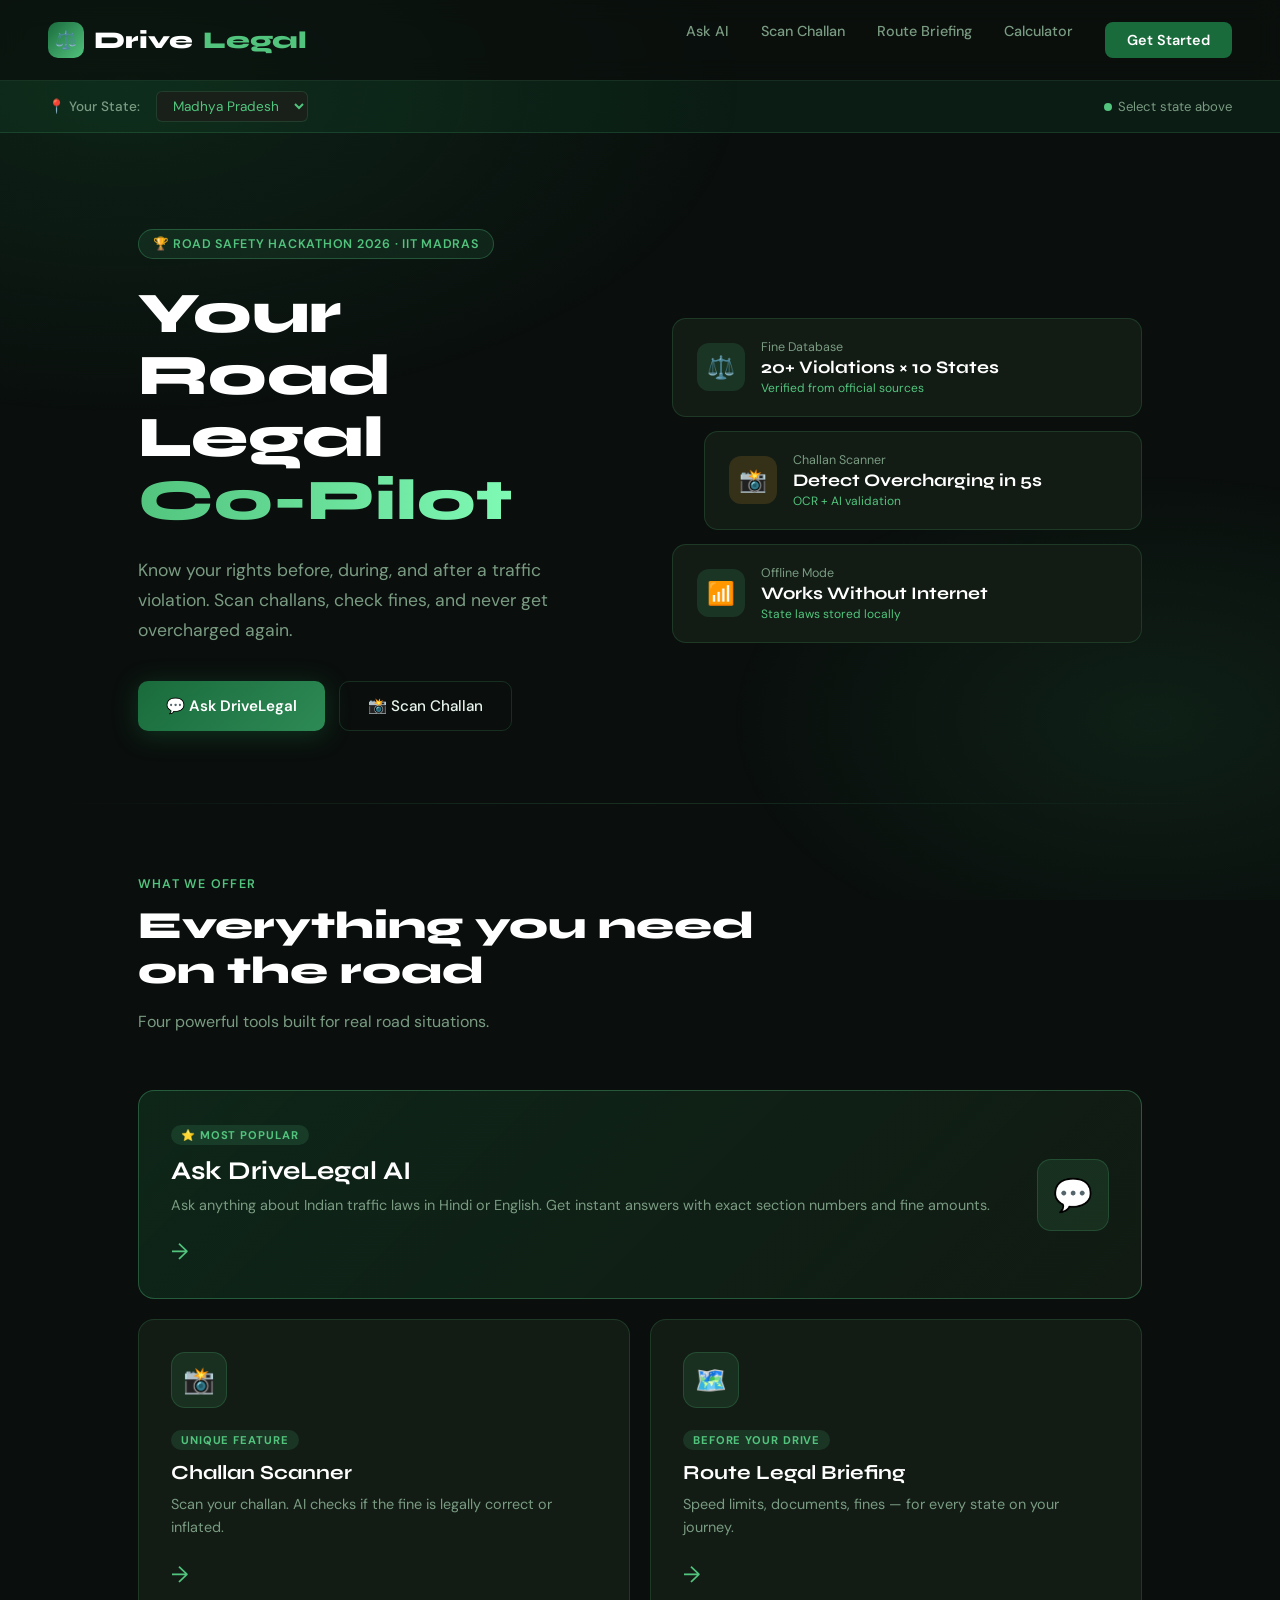
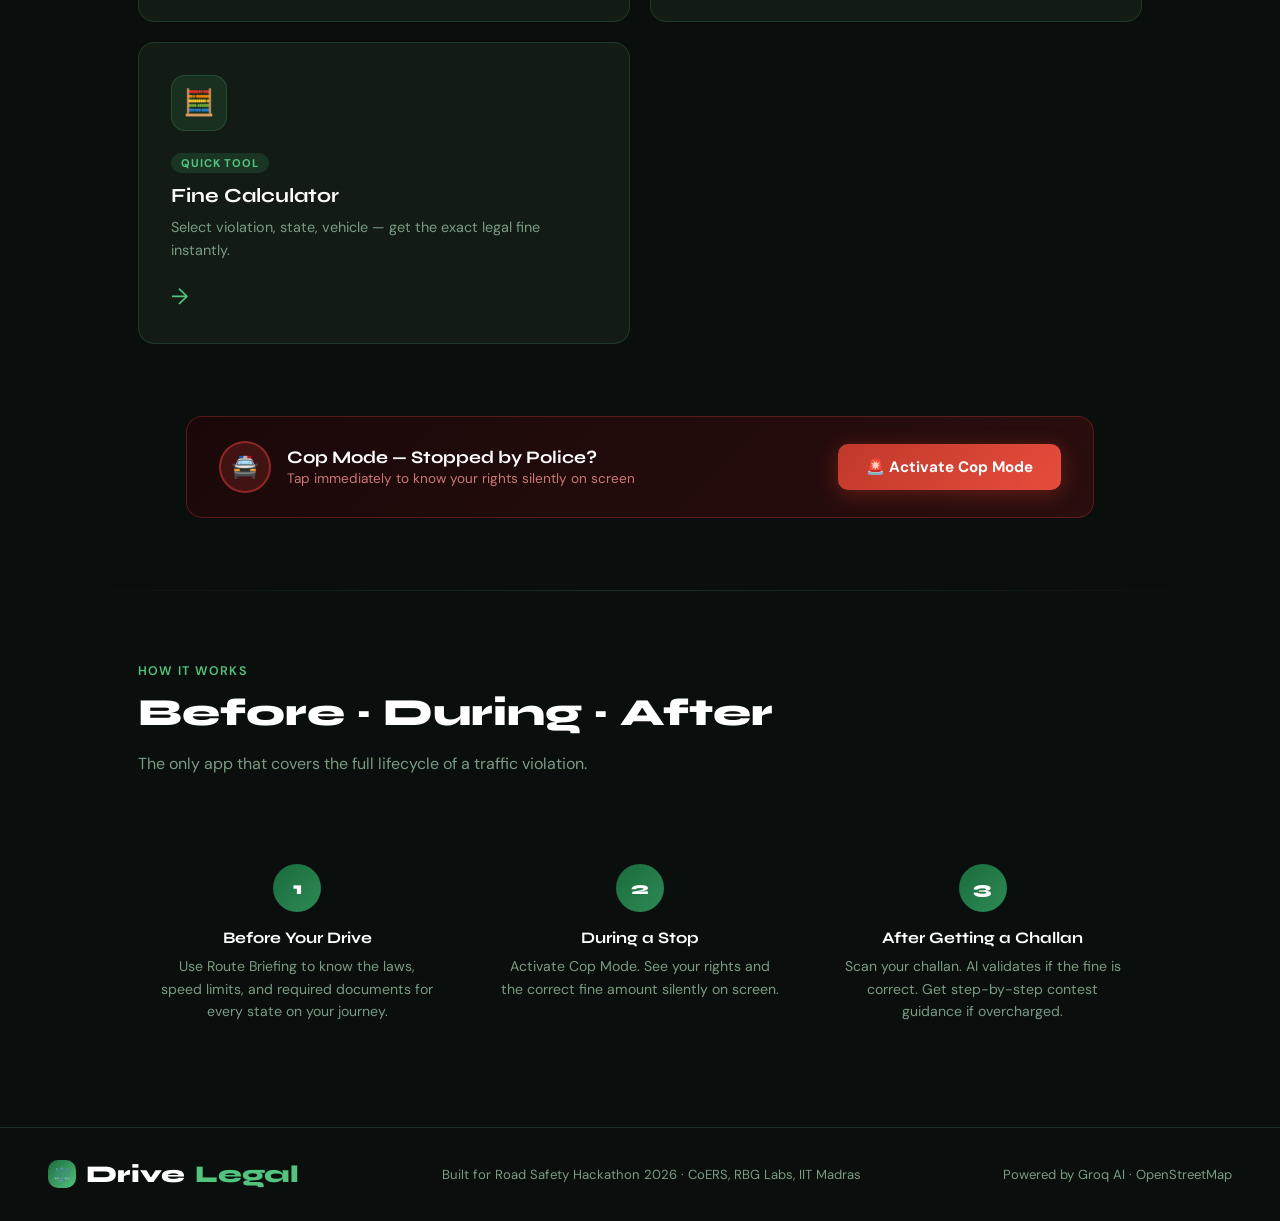
<file: frontend/index.html>
<!DOCTYPE html>
<html lang="en">
<head>
  <meta charset="UTF-8"/>
  <meta name="viewport" content="width=device-width, initial-scale=1.0"/>
  <title>DriveLegal — Your Road Legal Co-Pilot</title>
  <link href="https://fonts.googleapis.com/css2?family=Syne:wght@400;600;700;800&family=DM+Sans:ital,wght@0,300;0,400;0,500;1,300&display=swap" rel="stylesheet"/>
  <style>
    :root {
      --green:      #1a6b3c;
      --green-mid:  #2d8a55;
      --green-lite: #52c47e;
      --green-glow: #7ffab5;
      --dark:       #0a0f0d;
      --dark2:      #111a14;
      --dark3:      #182019;
      --card-bg:    #121c14;
      --border:     rgba(82,196,126,0.18);
      --text:       #e8f5ec;
      --muted:      #7a9b82;
      --white:      #ffffff;
    }
    *, *::before, *::after { box-sizing: border-box; margin: 0; padding: 0; }
    html { scroll-behavior: smooth; }
    body {
      font-family: 'DM Sans', sans-serif;
      background: var(--dark); color: var(--text);
      min-height: 100vh; overflow-x: hidden;
    }
    body::before {
      content: ''; position: fixed; inset: 0; z-index: 0;
      background:
        radial-gradient(ellipse 80% 60% at 10% 10%, rgba(26,107,60,0.22) 0%, transparent 60%),
        radial-gradient(ellipse 60% 50% at 90% 80%, rgba(45,138,85,0.14) 0%, transparent 55%);
      pointer-events: none;
    }
    * { position: relative; z-index: 1; }
    nav {
      display: flex; align-items: center; justify-content: space-between;
      padding: 22px 48px; border-bottom: 1px solid var(--border);
      backdrop-filter: blur(12px); background: rgba(10,15,13,0.6);
      position: sticky; top: 0; z-index: 100;
    }
    .logo {
      font-family: 'Syne', sans-serif; font-weight: 800; font-size: 1.5rem;
      color: var(--white); display: flex; align-items: center; gap: 10px;
    }
    .logo-icon {
      width: 36px; height: 36px;
      background: linear-gradient(135deg, var(--green), var(--green-lite));
      border-radius: 10px; display: flex; align-items: center;
      justify-content: center; font-size: 1.1rem;
    }
    .logo span { color: var(--green-lite); }
    .nav-links { display: flex; gap: 32px; }
    .nav-links a {
      color: var(--muted); text-decoration: none;
      font-size: 0.9rem; font-weight: 500; transition: color 0.2s;
    }
    .nav-links a:hover { color: var(--green-lite); }
    .nav-cta {
      background: var(--green); color: var(--white) !important;
      padding: 9px 22px; border-radius: 8px; font-weight: 600 !important;
      transition: background 0.2s !important;
    }
    .nav-cta:hover { background: var(--green-mid) !important; }
    .state-banner {
      background: rgba(26,107,60,0.15); border-bottom: 1px solid var(--border);
      padding: 10px 48px; display: flex; align-items: center; gap: 16px;
      font-size: 0.85rem;
    }
    .state-banner label { color: var(--muted); font-weight: 500; }
    .state-banner select {
      background: var(--dark3); color: var(--green-lite);
      border: 1px solid var(--border); padding: 5px 12px;
      border-radius: 6px; font-family: 'DM Sans', sans-serif;
      font-size: 0.85rem; cursor: pointer; outline: none;
    }
    .location-dot {
      margin-left: auto; display: flex; align-items: center;
      gap: 6px; color: var(--muted); font-size: 0.82rem;
    }
    .dot {
      width: 8px; height: 8px; background: var(--green-lite);
      border-radius: 50%; animation: pulse 2s infinite;
    }
    @keyframes pulse {
      0%, 100% { opacity: 1; transform: scale(1); }
      50% { opacity: 0.5; transform: scale(0.8); }
    }
    .hero {
      padding: 96px 48px 72px; max-width: 1100px; margin: 0 auto;
      display: grid; grid-template-columns: 1fr 1fr; gap: 64px; align-items: center;
    }
    .hero-badge {
      display: inline-flex; align-items: center; gap: 8px;
      background: rgba(82,196,126,0.1); border: 1px solid rgba(82,196,126,0.3);
      padding: 6px 14px; border-radius: 99px; font-size: 0.78rem; font-weight: 600;
      color: var(--green-lite); letter-spacing: 0.06em; text-transform: uppercase;
      margin-bottom: 24px;
    }
    .hero h1 {
      font-family: 'Syne', sans-serif; font-size: 3.6rem; font-weight: 800;
      line-height: 1.08; color: var(--white); margin-bottom: 24px;
    }
    .hero h1 em {
      font-style: normal;
      background: linear-gradient(90deg, var(--green-lite), var(--green-glow));
      -webkit-background-clip: text; -webkit-text-fill-color: transparent;
    }
    .hero p {
      font-size: 1.1rem; color: var(--muted); line-height: 1.7;
      margin-bottom: 36px; max-width: 420px;
    }
    .hero-btns { display: flex; gap: 14px; flex-wrap: wrap; }
    .btn-primary {
      background: linear-gradient(135deg, var(--green), var(--green-mid));
      color: var(--white); padding: 14px 28px; border-radius: 10px;
      font-family: 'DM Sans', sans-serif; font-size: 0.95rem; font-weight: 600;
      border: none; cursor: pointer; text-decoration: none;
      display: inline-flex; align-items: center; gap: 8px;
      transition: transform 0.2s, box-shadow 0.2s;
      box-shadow: 0 4px 24px rgba(26,107,60,0.4);
    }
    .btn-primary:hover { transform: translateY(-2px); box-shadow: 0 8px 32px rgba(26,107,60,0.5); }
    .btn-secondary {
      background: transparent; color: var(--text); padding: 14px 28px;
      border-radius: 10px; font-family: 'DM Sans', sans-serif;
      font-size: 0.95rem; font-weight: 500; border: 1px solid var(--border);
      cursor: pointer; text-decoration: none;
      display: inline-flex; align-items: center; gap: 8px;
      transition: border-color 0.2s, color 0.2s;
    }
    .btn-secondary:hover { border-color: var(--green-lite); color: var(--green-lite); }
    .hero-visual { display: flex; flex-direction: column; gap: 14px; }
    .stat-card {
      background: var(--card-bg); border: 1px solid var(--border);
      border-radius: 14px; padding: 20px 24px;
      display: flex; align-items: center; gap: 16px;
      animation: floatIn 0.6s ease both;
    }
    .stat-card:nth-child(1) { animation-delay: 0.1s; }
    .stat-card:nth-child(2) { animation-delay: 0.2s; margin-left: 32px; }
    .stat-card:nth-child(3) { animation-delay: 0.3s; }
    @keyframes floatIn {
      from { opacity: 0; transform: translateX(20px); }
      to   { opacity: 1; transform: translateX(0); }
    }
    .stat-icon {
      width: 48px; height: 48px; border-radius: 12px;
      display: flex; align-items: center; justify-content: center;
      font-size: 1.4rem; flex-shrink: 0;
    }
    .ic-green  { background: rgba(82,196,126,0.15); }
    .ic-orange { background: rgba(255,160,50,0.15); }
    .stat-info .label { font-size: 0.78rem; color: var(--muted); margin-bottom: 2px; }
    .stat-info .value { font-family: 'Syne', sans-serif; font-size: 1.1rem; font-weight: 700; color: var(--white); }
    .stat-info .sub   { font-size: 0.75rem; color: var(--green-lite); margin-top: 2px; }
    .section { max-width: 1100px; margin: 0 auto; padding: 72px 48px; }
    .section-label {
      font-size: 0.78rem; font-weight: 600; color: var(--green-lite);
      letter-spacing: 0.1em; text-transform: uppercase; margin-bottom: 12px;
    }
    .section-title {
      font-family: 'Syne', sans-serif; font-size: 2.4rem; font-weight: 800;
      color: var(--white); line-height: 1.15; margin-bottom: 16px;
    }
    .section-sub {
      color: var(--muted); font-size: 1rem; max-width: 500px;
      line-height: 1.6; margin-bottom: 56px;
    }
    .features-grid { display: grid; grid-template-columns: repeat(2, 1fr); gap: 20px; }
    .feature-card {
      background: var(--card-bg); border: 1px solid var(--border);
      border-radius: 16px; padding: 32px; cursor: pointer;
      transition: border-color 0.25s, transform 0.25s, box-shadow 0.25s;
      text-decoration: none; color: inherit; display: block;
    }
    .feature-card:hover {
      border-color: var(--green-lite); transform: translateY(-4px);
      box-shadow: 0 16px 48px rgba(26,107,60,0.25);
    }
    .feature-card.highlight {
      grid-column: span 2;
      background: linear-gradient(135deg, rgba(26,107,60,0.25), rgba(18,28,20,0.9));
      border-color: rgba(82,196,126,0.35);
      display: grid; grid-template-columns: 1fr auto; align-items: center; gap: 32px;
    }
    .feat-icon {
      width: 56px; height: 56px; border-radius: 14px;
      background: rgba(82,196,126,0.12); border: 1px solid rgba(82,196,126,0.2);
      display: flex; align-items: center; justify-content: center;
      font-size: 1.6rem; margin-bottom: 20px;
    }
    .feature-card.highlight .feat-icon {
      width: 72px; height: 72px; font-size: 2rem; margin-bottom: 0;
    }
    .feat-tag {
      display: inline-block; background: rgba(82,196,126,0.15);
      color: var(--green-lite); font-size: 0.7rem; font-weight: 700;
      letter-spacing: 0.08em; text-transform: uppercase;
      padding: 3px 10px; border-radius: 99px; margin-bottom: 10px;
    }
    .feat-title {
      font-family: 'Syne', sans-serif; font-size: 1.25rem; font-weight: 700;
      color: var(--white); margin-bottom: 8px;
    }
    .feature-card.highlight .feat-title { font-size: 1.6rem; }
    .feat-desc { color: var(--muted); font-size: 0.9rem; line-height: 1.6; }
    .feat-arrow {
      color: var(--green-lite); font-size: 1.4rem; margin-top: 20px;
      transition: transform 0.2s; display: inline-block;
    }
    .feature-card:hover .feat-arrow { transform: translateX(5px); }
    .cop-strip {
      max-width: 1004px; margin: 0 auto 72px; padding: 0 48px;
    }
    .cop-strip-inner {
      background: linear-gradient(135deg, #1a0808, #2a0e0e);
      border: 1px solid rgba(220,60,60,0.3); border-radius: 16px;
      padding: 24px 32px; display: flex; align-items: center;
      justify-content: space-between; gap: 24px;
    }
    .cop-strip-left { display: flex; align-items: center; gap: 16px; }
    .cop-pulse {
      width: 52px; height: 52px; border-radius: 50%;
      background: rgba(220,60,60,0.2); border: 2px solid rgba(220,60,60,0.5);
      display: flex; align-items: center; justify-content: center;
      font-size: 1.4rem; animation: redPulse 2s infinite;
    }
    @keyframes redPulse {
      0%, 100% { box-shadow: 0 0 0 0 rgba(220,60,60,0.4); }
      50% { box-shadow: 0 0 0 12px rgba(220,60,60,0); }
    }
    .cop-strip-inner h3 {
      font-family: 'Syne', sans-serif; font-size: 1.1rem;
      font-weight: 700; color: var(--white); margin-bottom: 2px;
    }
    .cop-strip-inner p { color: #c77; font-size: 0.85rem; }
    .btn-danger {
      background: linear-gradient(135deg, #c0392b, #e74c3c);
      color: white; padding: 13px 28px; border-radius: 10px;
      font-family: 'DM Sans', sans-serif; font-size: 0.95rem; font-weight: 700;
      border: none; cursor: pointer; text-decoration: none;
      display: inline-flex; align-items: center; gap: 8px;
      transition: transform 0.2s, box-shadow 0.2s;
      box-shadow: 0 4px 20px rgba(192,57,43,0.4); white-space: nowrap;
    }
    .btn-danger:hover { transform: translateY(-2px); box-shadow: 0 8px 28px rgba(192,57,43,0.5); }
    .steps { display: grid; grid-template-columns: repeat(3, 1fr); gap: 24px; }
    .step { text-align: center; padding: 32px 20px; }
    .step-num {
      width: 48px; height: 48px; border-radius: 50%;
      background: linear-gradient(135deg, var(--green), var(--green-mid));
      color: white; font-family: 'Syne', sans-serif; font-size: 1.1rem;
      font-weight: 800; display: flex; align-items: center;
      justify-content: center; margin: 0 auto 16px;
    }
    .step h4 {
      font-family: 'Syne', sans-serif; font-size: 1rem;
      font-weight: 700; color: var(--white); margin-bottom: 8px;
    }
    .step p { color: var(--muted); font-size: 0.88rem; line-height: 1.6; }
    .divider {
      height: 1px;
      background: linear-gradient(90deg, transparent, var(--border), transparent);
      margin: 0 48px;
    }
    footer {
      padding: 32px 48px; border-top: 1px solid var(--border);
      display: flex; align-items: center; justify-content: space-between;
      color: var(--muted); font-size: 0.82rem;
    }
    .fade-up { opacity: 0; transform: translateY(24px); animation: fadeUp 0.6s ease forwards; }
    @keyframes fadeUp { to { opacity: 1; transform: translateY(0); } }
    .delay-1 { animation-delay: 0.1s; }
    .delay-2 { animation-delay: 0.2s; }
    .delay-3 { animation-delay: 0.3s; }
    @media (max-width: 768px) {
      nav { padding: 16px 20px; }
      .nav-links { display: none; }
      .hero { grid-template-columns: 1fr; padding: 48px 20px; gap: 40px; }
      .hero h1 { font-size: 2.4rem; }
      .section { padding: 48px 20px; }
      .features-grid { grid-template-columns: 1fr; }
      .feature-card.highlight { grid-column: span 1; grid-template-columns: 1fr; }
      .cop-strip { padding: 0 20px; }
      .steps { grid-template-columns: 1fr; }
      .state-banner { padding: 10px 20px; }
      footer { flex-direction: column; gap: 12px; text-align: center; }
    }
  </style>
</head>
<body>

<nav>
  <div class="logo">
    <div class="logo-icon">⚖️</div>
    Drive<span>Legal</span>
  </div>
  <div class="nav-links">
    <a href="/pages/chatbot.html">Ask AI</a>
    <a href="/pages/scanner.html">Scan Challan</a>
    <a href="/pages/route.html">Route Briefing</a>
    <a href="/pages/calculator.html">Calculator</a>
    <a href="/pages/chatbot.html" class="nav-cta">Get Started</a>
  </div>
</nav>

<div class="state-banner">
  <label>📍 Your State:</label>
  <select id="stateSelector" onchange="saveState()">
    <option value="MP">Madhya Pradesh</option>
    <option value="MH">Maharashtra</option>
    <option value="DL">Delhi</option>
    <option value="KA">Karnataka</option>
    <option value="TN">Tamil Nadu</option>
    <option value="UP">Uttar Pradesh</option>
    <option value="GJ">Gujarat</option>
    <option value="RJ">Rajasthan</option>
    <option value="AP">Andhra Pradesh</option>
    <option value="TS">Telangana</option>
  </select>
  <div class="location-dot">
    <div class="dot"></div>
    <span id="locationStatus">Detecting location…</span>
  </div>
</div>

<section class="hero">
  <div class="hero-content">
    <div class="hero-badge fade-up">🏆 Road Safety Hackathon 2026 · IIT Madras</div>
    <h1 class="fade-up delay-1">Your Road<br/>Legal<br/><em>Co-Pilot</em></h1>
    <p class="fade-up delay-2">
      Know your rights before, during, and after a traffic violation.
      Scan challans, check fines, and never get overcharged again.
    </p>
    <div class="hero-btns fade-up delay-3">
      <a href="/pages/chatbot.html" class="btn-primary">💬 Ask DriveLegal</a>
      <a href="/pages/scanner.html" class="btn-secondary">📸 Scan Challan</a>
    </div>
  </div>
  <div class="hero-visual">
    <div class="stat-card">
      <div class="stat-icon ic-green">⚖️</div>
      <div class="stat-info">
        <div class="label">Fine Database</div>
        <div class="value">20+ Violations × 10 States</div>
        <div class="sub">Verified from official sources</div>
      </div>
    </div>
    <div class="stat-card">
      <div class="stat-icon ic-orange">📸</div>
      <div class="stat-info">
        <div class="label">Challan Scanner</div>
        <div class="value">Detect Overcharging in 5s</div>
        <div class="sub">OCR + AI validation</div>
      </div>
    </div>
    <div class="stat-card">
      <div class="stat-icon ic-green">📶</div>
      <div class="stat-info">
        <div class="label">Offline Mode</div>
        <div class="value">Works Without Internet</div>
        <div class="sub">State laws stored locally</div>
      </div>
    </div>
  </div>
</section>

<div class="divider"></div>

<section class="section">
  <div class="section-label">What We Offer</div>
  <div class="section-title">Everything you need<br/>on the road</div>
  <div class="section-sub">Four powerful tools built for real road situations.</div>
  <div class="features-grid">
    <a href="/pages/chatbot.html" class="feature-card highlight">
      <div>
        <div class="feat-tag">⭐ Most Popular</div>
        <div class="feat-title">Ask DriveLegal AI</div>
        <div class="feat-desc">
          Ask anything about Indian traffic laws in Hindi or English.
          Get instant answers with exact section numbers and fine amounts.
        </div>
        <div class="feat-arrow">→</div>
      </div>
      <div class="feat-icon">💬</div>
    </a>
    <a href="/pages/scanner.html" class="feature-card">
      <div class="feat-icon">📸</div>
      <div class="feat-tag">Unique Feature</div>
      <div class="feat-title">Challan Scanner</div>
      <div class="feat-desc">Scan your challan. AI checks if the fine is legally correct or inflated.</div>
      <div class="feat-arrow">→</div>
    </a>
    <a href="/pages/route.html" class="feature-card">
      <div class="feat-icon">🗺️</div>
      <div class="feat-tag">Before Your Drive</div>
      <div class="feat-title">Route Legal Briefing</div>
      <div class="feat-desc">Speed limits, documents, fines — for every state on your journey.</div>
      <div class="feat-arrow">→</div>
    </a>
    <a href="/pages/calculator.html" class="feature-card">
      <div class="feat-icon">🧮</div>
      <div class="feat-tag">Quick Tool</div>
      <div class="feat-title">Fine Calculator</div>
      <div class="feat-desc">Select violation, state, vehicle — get the exact legal fine instantly.</div>
      <div class="feat-arrow">→</div>
    </a>
  </div>
</section>

<div class="cop-strip">
  <div class="cop-strip-inner">
    <div class="cop-strip-left">
      <div class="cop-pulse">🚔</div>
      <div>
        <h3>Cop Mode — Stopped by Police?</h3>
        <p>Tap immediately to know your rights silently on screen</p>
      </div>
    </div>
    <a href="/pages/copmode.html" class="btn-danger">🚨 Activate Cop Mode</a>
  </div>
</div>

<div class="divider"></div>

<section class="section">
  <div class="section-label">How It Works</div>
  <div class="section-title">Before · During · After</div>
  <div class="section-sub">The only app that covers the full lifecycle of a traffic violation.</div>
  <div class="steps">
    <div class="step">
      <div class="step-num">1</div>
      <h4>Before Your Drive</h4>
      <p>Use Route Briefing to know the laws, speed limits, and required documents for every state on your journey.</p>
    </div>
    <div class="step">
      <div class="step-num">2</div>
      <h4>During a Stop</h4>
      <p>Activate Cop Mode. See your rights and the correct fine amount silently on screen.</p>
    </div>
    <div class="step">
      <div class="step-num">3</div>
      <h4>After Getting a Challan</h4>
      <p>Scan your challan. AI validates if the fine is correct. Get step-by-step contest guidance if overcharged.</p>
    </div>
  </div>
</section>

<footer>
  <div class="logo">
    <div class="logo-icon" style="width:28px;height:28px;font-size:0.9rem;">⚖️</div>
    Drive<span style="color:var(--green-lite)">Legal</span>
  </div>
  <div>Built for Road Safety Hackathon 2026 · CoERS, RBG Labs, IIT Madras</div>
  <div>Powered by Groq AI · OpenStreetMap</div>
</footer>

<script>
  const STATE_MAP = {
    'Madhya Pradesh': 'MP', 'Maharashtra': 'MH', 'Delhi': 'DL',
    'Karnataka': 'KA', 'Tamil Nadu': 'TN', 'Uttar Pradesh': 'UP',
    'Gujarat': 'GJ', 'Rajasthan': 'RJ', 'Andhra Pradesh': 'AP', 'Telangana': 'TS'
  };

  function saveState() {
    localStorage.setItem('dl_state', document.getElementById('stateSelector').value);
  }

  const saved = localStorage.getItem('dl_state');
  if (saved && document.querySelector(`#stateSelector option[value="${saved}"]`)) {
    document.getElementById('stateSelector').value = saved;
  } else {
    // Auto-detect
    if (navigator.geolocation) {
      navigator.geolocation.getCurrentPosition(async (pos) => {
        try {
          const { latitude: lat, longitude: lon } = pos.coords;
          const res  = await fetch(`https://nominatim.openstreetmap.org/reverse?lat=${lat}&lon=${lon}&format=json`);
          const data = await res.json();
          const code = STATE_MAP[data.address?.state || ''];
          if (code) {
            document.getElementById('stateSelector').value = code;
            localStorage.setItem('dl_state', code);
          }
          document.getElementById('locationStatus').textContent = `📍 ${data.address?.state || 'Detected'}`;
        } catch { document.getElementById('locationStatus').textContent = 'Select state above'; }
      }, () => { document.getElementById('locationStatus').textContent = 'Select state above'; });
    }
  }
</script>
</body>
</html>
</file>
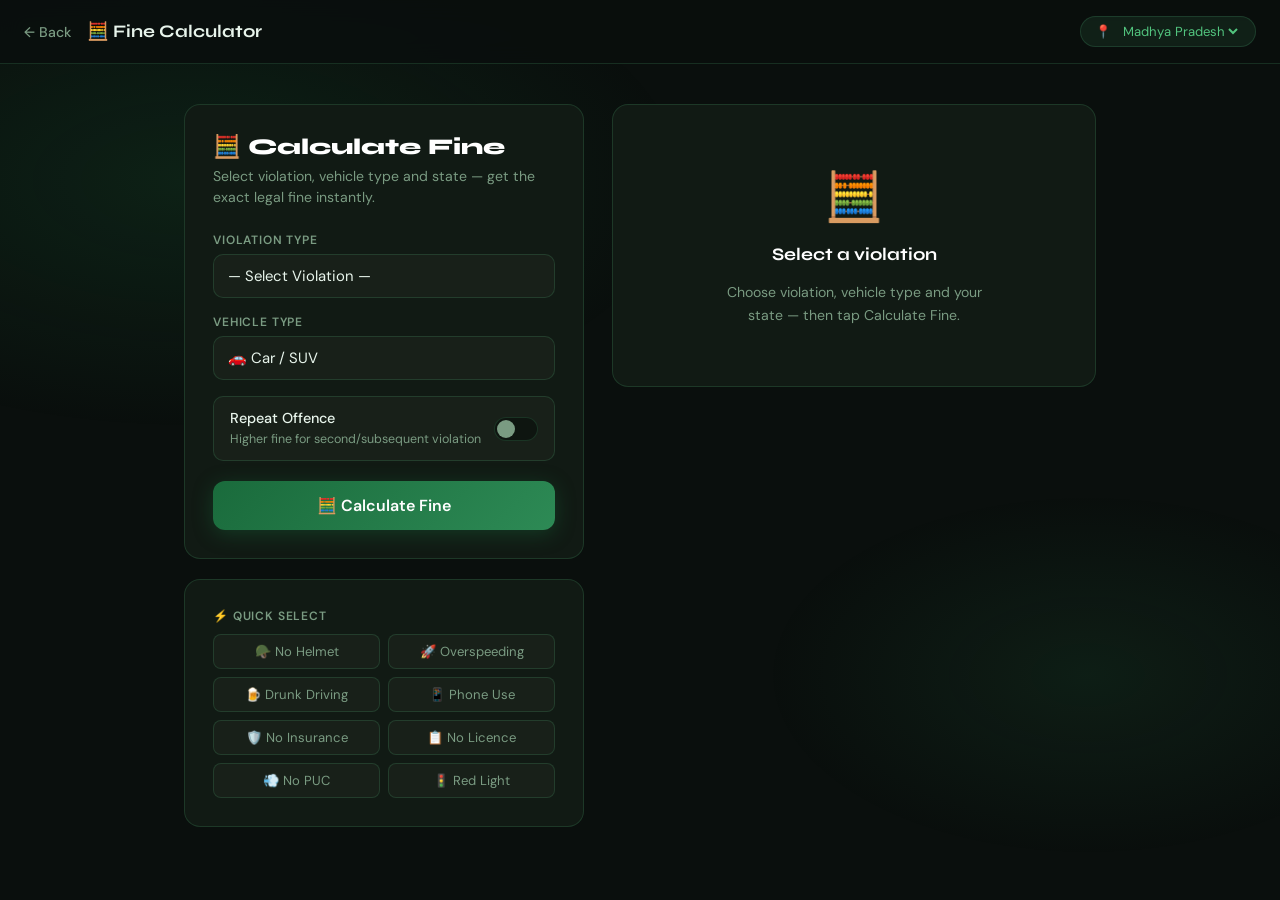
<file: frontend/pages/calculator.html>
<!DOCTYPE html>
<html lang="en">
<head>
  <meta charset="UTF-8"/>
  <meta name="viewport" content="width=device-width, initial-scale=1.0"/>
  <title>Fine Calculator — DriveLegal</title>
  <link href="https://fonts.googleapis.com/css2?family=Syne:wght@600;700;800&family=DM+Sans:ital,wght@0,300;0,400;0,500;1,300&display=swap" rel="stylesheet"/>
  <style>
    :root {
      --green:      #1a6b3c;
      --green-mid:  #2d8a55;
      --green-lite: #52c47e;
      --dark:       #0a0f0d;
      --dark2:      #0e1510;
      --dark3:      #182019;
      --card-bg:    #111a14;
      --border:     rgba(82,196,126,0.18);
      --text:       #e8f5ec;
      --muted:      #7a9b82;
    }

    *, *::before, *::after { box-sizing: border-box; margin: 0; padding: 0; }
    html { scroll-behavior: smooth; }

    body {
      font-family: 'DM Sans', sans-serif;
      background: var(--dark); color: var(--text);
      min-height: 100vh;
    }

    body::before {
      content: '';
      position: fixed; inset: 0; z-index: 0;
      background:
        radial-gradient(ellipse 70% 50% at 15% 20%, rgba(26,107,60,0.2) 0%, transparent 55%),
        radial-gradient(ellipse 50% 40% at 85% 75%, rgba(45,138,85,0.12) 0%, transparent 50%);
      pointer-events: none;
    }

    * { position: relative; z-index: 1; }

    .topbar {
      display: flex; align-items: center; gap: 16px;
      padding: 16px 24px;
      border-bottom: 1px solid var(--border);
      background: rgba(10,15,13,0.85);
      backdrop-filter: blur(12px);
      position: sticky; top: 0; z-index: 100;
    }

    .back-btn {
      color: var(--muted); text-decoration: none;
      font-size: 0.88rem; font-weight: 500;
      display: flex; align-items: center; gap: 5px;
      transition: color 0.2s;
    }
    .back-btn:hover { color: var(--green-lite); }

    .topbar-title {
      font-family: 'Syne', sans-serif;
      font-size: 1.1rem; font-weight: 700;
    }

    .state-pill {
      margin-left: auto;
      background: rgba(82,196,126,0.1);
      border: 1px solid var(--border);
      padding: 5px 14px; border-radius: 99px;
      display: flex; align-items: center; gap: 8px;
      font-size: 0.82rem; color: var(--green-lite);
    }

    .state-pill select {
      background: transparent; border: none;
      color: var(--green-lite); font-family: 'DM Sans', sans-serif;
      font-size: 0.82rem; outline: none; cursor: pointer;
    }

    .page-wrap {
      max-width: 960px; margin: 0 auto;
      padding: 40px 24px;
      display: grid;
      grid-template-columns: 400px 1fr;
      gap: 28px; align-items: start;
    }

    .card {
      background: var(--card-bg);
      border: 1px solid var(--border);
      border-radius: 16px; padding: 28px;
    }

    .card h2 {
      font-family: 'Syne', sans-serif;
      font-size: 1.4rem; font-weight: 800;
      color: white; margin-bottom: 6px;
    }

    .card .sub {
      color: var(--muted); font-size: 0.88rem;
      margin-bottom: 24px; line-height: 1.5;
    }

    .field-label {
      font-size: 0.75rem; font-weight: 600;
      color: var(--muted); margin-bottom: 6px;
      text-transform: uppercase; letter-spacing: 0.07em;
      display: block;
    }

    .select-field {
      width: 100%; padding: 11px 14px;
      background: var(--dark3);
      border: 1px solid var(--border);
      border-radius: 10px; color: var(--text);
      font-family: 'DM Sans', sans-serif;
      font-size: 0.93rem; outline: none;
      transition: border-color 0.2s;
      margin-bottom: 16px; appearance: none;
    }

    .select-field:focus { border-color: var(--green-lite); }

    .toggle-row {
      display: flex; align-items: center;
      justify-content: space-between;
      background: var(--dark3);
      border: 1px solid var(--border);
      border-radius: 10px; padding: 12px 16px;
      margin-bottom: 20px; cursor: pointer;
      transition: border-color 0.2s;
    }
    .toggle-row:hover { border-color: var(--green-lite); }
    .toggle-row-label span { font-size: 0.9rem; font-weight: 500; color: var(--text); display: block; }
    .toggle-row-label small { font-size: 0.78rem; color: var(--muted); }

    .toggle {
      width: 44px; height: 24px;
      background: var(--dark2); border: 1px solid var(--border);
      border-radius: 99px; position: relative;
      transition: background 0.2s; flex-shrink: 0;
    }
    .toggle.on { background: var(--green); border-color: var(--green-mid); }
    .toggle::after {
      content: ''; position: absolute; top: 2px; left: 2px;
      width: 18px; height: 18px; border-radius: 50%;
      background: var(--muted); transition: transform 0.2s, background 0.2s;
    }
    .toggle.on::after { transform: translateX(20px); background: white; }

    .btn-primary {
      width: 100%;
      background: linear-gradient(135deg, var(--green), var(--green-mid));
      color: white; padding: 14px; border: none; border-radius: 12px;
      font-family: 'DM Sans', sans-serif; font-size: 1rem; font-weight: 600;
      cursor: pointer; transition: transform 0.2s, box-shadow 0.2s;
      box-shadow: 0 4px 20px rgba(26,107,60,0.4);
      display: flex; align-items: center; justify-content: center; gap: 8px;
    }
    .btn-primary:hover { transform: translateY(-2px); box-shadow: 0 8px 28px rgba(26,107,60,0.5); }
    .btn-primary:disabled { opacity: 0.5; cursor: not-allowed; transform: none; }

    .quick-label {
      font-size: 0.75rem; font-weight: 600; color: var(--muted);
      margin-bottom: 10px; text-transform: uppercase; letter-spacing: 0.07em;
    }
    .quick-grid { display: grid; grid-template-columns: 1fr 1fr; gap: 8px; }
    .quick-chip {
      background: var(--dark3); border: 1px solid var(--border);
      border-radius: 8px; padding: 8px 12px; font-size: 0.82rem;
      color: var(--muted); cursor: pointer; text-align: center;
      transition: border-color 0.2s, color 0.2s, background 0.2s;
    }
    .quick-chip:hover {
      border-color: var(--green-lite); color: var(--green-lite);
      background: rgba(82,196,126,0.06);
    }

    .right-panel { display: flex; flex-direction: column; gap: 20px; }

    .empty-state {
      background: var(--card-bg); border: 1px solid var(--border);
      border-radius: 16px; padding: 60px 32px; text-align: center;
      display: flex; flex-direction: column; align-items: center; gap: 16px;
    }
    .empty-icon { font-size: 3rem; }
    .empty-state h3 { font-family: 'Syne', sans-serif; font-size: 1.1rem; color: white; }
    .empty-state p { color: var(--muted); font-size: 0.88rem; max-width: 280px; line-height: 1.6; }

    .loading-card {
      background: var(--card-bg); border: 1px solid var(--border);
      border-radius: 16px; padding: 48px; text-align: center; display: none;
    }
    .loading-ring {
      width: 52px; height: 52px; border-radius: 50%;
      border: 3px solid var(--border); border-top-color: var(--green-lite);
      animation: spin 0.9s linear infinite; margin: 0 auto 16px;
    }
    @keyframes spin { to { transform: rotate(360deg); } }
    .loading-card p { color: var(--muted); font-size: 0.9rem; }

    #resultCard { display: none; animation: fadeUp 0.4s ease; }
    @keyframes fadeUp {
      from { opacity: 0; transform: translateY(12px); }
      to   { opacity: 1; transform: translateY(0); }
    }

    .fine-hero {
      background: linear-gradient(135deg, rgba(26,107,60,0.3), rgba(14,21,16,0.95));
      border: 1px solid rgba(82,196,126,0.3);
      border-radius: 16px; padding: 32px; text-align: center; margin-bottom: 16px;
    }
    .fine-hero .violation-name {
      font-size: 0.8rem; font-weight: 600; color: var(--green-lite);
      text-transform: uppercase; letter-spacing: 0.1em; margin-bottom: 8px;
    }
    .fine-hero .hindi-name { font-size: 1rem; color: var(--muted); margin-bottom: 16px; }
    .fine-amount {
      font-family: 'Syne', sans-serif; font-size: 3.2rem; font-weight: 800;
      color: white; line-height: 1; margin-bottom: 6px;
    }
    .fine-amount.repeat { color: #ff8888; }
    .fine-label { font-size: 0.82rem; color: var(--muted); margin-bottom: 20px; }
    .fine-badges { display: flex; gap: 8px; justify-content: center; flex-wrap: wrap; }

    .badge {
      display: inline-flex; align-items: center; gap: 5px;
      padding: 5px 12px; border-radius: 99px;
      font-size: 0.75rem; font-weight: 600;
    }
    .badge-green { background: rgba(82,196,126,0.15); border: 1px solid rgba(82,196,126,0.3); color: var(--green-lite); }
    .badge-red   { background: rgba(220,60,60,0.15);  border: 1px solid rgba(220,60,60,0.3);  color: #ff8888; }
    .badge-orange{ background: rgba(230,126,34,0.15); border: 1px solid rgba(230,126,34,0.3); color: #ffb347; }

    .detail-grid { background: var(--card-bg); border: 1px solid var(--border); border-radius: 16px; overflow: hidden; margin-bottom: 16px; }
    .detail-row { display: flex; align-items: center; justify-content: space-between; padding: 14px 20px; border-bottom: 1px solid rgba(82,196,126,0.07); }
    .detail-row:last-child { border-bottom: none; }
    .detail-row .d-label { font-size: 0.83rem; color: var(--muted); }
    .detail-row .d-value { font-size: 0.88rem; font-weight: 600; color: var(--text); }
    .d-value.green { color: var(--green-lite); }
    .d-value.red   { color: #ff8888; }

    .repeat-box {
      background: rgba(220,60,60,0.07); border: 1px solid rgba(220,60,60,0.2);
      border-radius: 12px; padding: 16px 20px; margin-bottom: 16px; display: none;
    }
    .repeat-box h4 { font-family: 'Syne', sans-serif; font-size: 0.9rem; color: #ff8888; margin-bottom: 8px; }
    .repeat-box p  { font-size: 0.85rem; color: var(--muted); line-height: 1.5; }

    .imprisonment-box {
      background: rgba(230,126,34,0.08); border: 1px solid rgba(230,126,34,0.25);
      border-radius: 12px; padding: 14px 18px; margin-bottom: 16px; display: none;
      font-size: 0.85rem; color: #ffb347; line-height: 1.5;
    }

    .all-vehicles { background: var(--card-bg); border: 1px solid var(--border); border-radius: 16px; overflow: hidden; }
    .av-header { padding: 14px 20px; border-bottom: 1px solid var(--border); font-size: 0.75rem; font-weight: 600; color: var(--muted); text-transform: uppercase; letter-spacing: 0.07em; }
    .av-row { display: flex; align-items: center; justify-content: space-between; padding: 12px 20px; border-bottom: 1px solid rgba(82,196,126,0.07); }
    .av-row:last-child { border-bottom: none; }
    .av-row.active { background: rgba(82,196,126,0.06); }
    .av-vehicle { display: flex; align-items: center; gap: 10px; font-size: 0.88rem; color: var(--text); }
    .av-icon { width: 32px; height: 32px; border-radius: 8px; background: var(--dark3); display: flex; align-items: center; justify-content: center; font-size: 1rem; }
    .av-fine { font-family: 'Syne', sans-serif; font-size: 0.95rem; font-weight: 700; color: var(--green-lite); }
    .av-fine.na { color: var(--muted); font-size: 0.82rem; font-family: 'DM Sans', sans-serif; font-weight: 400; }

    .source-box { background: var(--card-bg); border: 1px solid var(--border); border-radius: 12px; padding: 14px 18px; font-size: 0.8rem; color: var(--muted); display: flex; align-items: flex-start; gap: 8px; line-height: 1.5; }

    .result-actions { display: flex; gap: 10px; margin-top: 16px; }
    .btn-outline {
      flex: 1; padding: 11px; background: transparent;
      border: 1px solid var(--border); color: var(--muted); border-radius: 10px;
      font-family: 'DM Sans', sans-serif; font-size: 0.85rem; cursor: pointer;
      transition: border-color 0.2s, color 0.2s;
      display: flex; align-items: center; justify-content: center; gap: 6px;
    }
    .btn-outline:hover { border-color: var(--green-lite); color: var(--green-lite); }

    @media (max-width: 800px) {
      .page-wrap { grid-template-columns: 1fr; }
    }
  </style>
</head>
<body>

<div class="topbar">
  <a href="/" class="back-btn">← Back</a>
  <div class="topbar-title">🧮 Fine Calculator</div>
  <div class="state-pill">
    📍
    <!-- FIX: use correct state codes matching fines.json -->
    <select id="stateSelector" onchange="saveState()">
      <option value="MP">Madhya Pradesh</option>
      <option value="MH">Maharashtra</option>
      <option value="DL">Delhi</option>
      <option value="KA">Karnataka</option>
      <option value="TN">Tamil Nadu</option>
      <option value="UP">Uttar Pradesh</option>
      <option value="GJ">Gujarat</option>
      <option value="RJ">Rajasthan</option>
      <option value="AP">Andhra Pradesh</option>
      <option value="TS">Telangana</option>
    </select>
  </div>
</div>

<div class="page-wrap">

  <!-- LEFT: Input -->
  <div>
    <div class="card" style="margin-bottom:20px;">
      <h2>🧮 Calculate Fine</h2>
      <p class="sub">Select violation, vehicle type and state — get the exact legal fine instantly.</p>

      <label class="field-label">Violation Type</label>
      <select class="select-field" id="violation">
        <option value="">— Select Violation —</option>
        <option value="No helmet (rider + pillion)">🪖 No Helmet</option>
        <option value="No seat belt">🪢 No Seatbelt</option>
        <option value="Overspeeding">🚀 Overspeeding</option>
        <option value="Drunk driving (DUI)">🍺 Drunk Driving</option>
        <option value="Using mobile phone while driving">📱 Mobile Phone While Driving</option>
        <option value="Driving without insurance">🛡️ No Insurance</option>
        <option value="Driving without licence">📋 No Driving Licence</option>
        <option value="Driving without registration">📄 No RC / Registration</option>
        <option value="Driving without PUC (pollution certificate)">💨 No PUC Certificate</option>
        <option value="Dangerous driving / Red light jumping">🚦 Red Light / Dangerous Driving</option>
        <option value="Wrong side driving">↩️ Wrong Side Driving</option>
        <option value="Overloading (weight)">⚖️ Overloading</option>
        <option value="Excess passengers">👥 Excess Passengers</option>
        <option value="Illegal parking / obstruction">🅿️ Illegal Parking</option>
        <option value="Racing on public road">🏎️ Racing on Road</option>
        <option value="Horn in silence zone">📢 Horn in Silence Zone</option>
        <option value="Not giving way to emergency vehicle">🚑 Not Giving Way to Emergency</option>
        <option value="Hit and run / not reporting accident">💥 Hit and Run</option>
        <option value="Juvenile driving (owner/guardian liability)">👦 Juvenile Driving</option>
        <option value="Allowing unauthorised person to drive">🔑 Unauthorised Person Driving</option>
        <option value="Driving while disqualified">🚫 Driving While Disqualified</option>
        <option value="Driving without permit (transport vehicles)">📜 No Permit (Transport)</option>
        <option value="Vehicle in unsafe/polluting condition">🔧 Unsafe / Polluting Vehicle</option>
        <option value="Not wearing reflective jacket (commercial vehicles)">🦺 No Reflective Jacket</option>
        <option value="Overhanging load">📦 Overhanging Load</option>
      </select>

      <label class="field-label">Vehicle Type</label>
      <select class="select-field" id="vehicle">
        <option value="2wheeler">🏍️ 2-Wheeler (Bike / Scooter)</option>
        <option value="car" selected>🚗 Car / SUV</option>
        <option value="auto">🛺 Auto Rickshaw</option>
        <option value="truck">🚛 Truck / Bus / HMV</option>
      </select>

      <div class="toggle-row" onclick="toggleRepeat()" id="repeatRow">
        <div class="toggle-row-label">
          <span>Repeat Offence</span>
          <small>Higher fine for second/subsequent violation</small>
        </div>
        <div class="toggle" id="repeatToggle"></div>
      </div>

      <button class="btn-primary" id="calcBtn" onclick="calculate()">
        🧮 Calculate Fine
      </button>
    </div>

    <!-- Quick violations -->
    <div class="card">
      <div class="quick-label">⚡ Quick Select</div>
      <div class="quick-grid">
        <div class="quick-chip" onclick="quickSet('No helmet (rider + pillion)')">🪖 No Helmet</div>
        <div class="quick-chip" onclick="quickSet('Overspeeding')">🚀 Overspeeding</div>
        <div class="quick-chip" onclick="quickSet('Drunk driving (DUI)')">🍺 Drunk Driving</div>
        <div class="quick-chip" onclick="quickSet('Using mobile phone while driving')">📱 Phone Use</div>
        <div class="quick-chip" onclick="quickSet('Driving without insurance')">🛡️ No Insurance</div>
        <div class="quick-chip" onclick="quickSet('Driving without licence')">📋 No Licence</div>
        <div class="quick-chip" onclick="quickSet('Driving without PUC (pollution certificate)')">💨 No PUC</div>
        <div class="quick-chip" onclick="quickSet('Dangerous driving / Red light jumping')">🚦 Red Light</div>
      </div>
    </div>
  </div>

  <!-- RIGHT: Result -->
  <div class="right-panel">

    <div class="empty-state" id="emptyState">
      <div class="empty-icon">🧮</div>
      <h3>Select a violation</h3>
      <p>Choose violation, vehicle type and your state — then tap Calculate Fine.</p>
    </div>

    <div class="loading-card" id="loadingCard">
      <div class="loading-ring"></div>
      <p>Fetching fine from database…</p>
    </div>

    <div id="resultCard">

      <!-- Fine hero -->
      <div class="fine-hero" id="fineHero">
        <div class="violation-name" id="resViolation">—</div>
        <div class="hindi-name"    id="resHindi">—</div>
        <div class="fine-amount"   id="resFine">₹0</div>
        <div class="fine-label"    id="fineLabel">Base fine</div>
        <div class="fine-badges"   id="fineBadges"></div>
      </div>

      <!-- Detail rows -->
      <div class="detail-grid" id="detailGrid"></div>

      <!-- Repeat offence box -->
      <div class="repeat-box" id="repeatBox">
        <h4>⚠️ Repeat Offence — Higher Fine Applied</h4>
        <p id="repeatBoxText"></p>
      </div>

      <!-- Imprisonment warning -->
      <div class="imprisonment-box" id="imprisonmentBox">
        ⚖️ <span id="imprisonmentText"></span>
      </div>

      <!-- All vehicles table -->
      <div class="all-vehicles" id="allVehicles">
        <div class="av-header">Fine by Vehicle Type — <span id="avState"></span></div>
        <div id="avRows"></div>
      </div>

      <!-- Source -->
      <div class="source-box" style="margin-top:16px;" id="sourceBox">
        <span>📌</span>
        <span id="sourceText">—</span>
      </div>

      <!-- Notes -->
      <div id="notesBox" style="display:none;margin-top:12px;">
        <div class="source-box" style="border-color:rgba(82,196,126,0.25);">
          <span>📝</span>
          <span id="notesText" style="color:var(--text);font-size:0.82rem;"></span>
        </div>
      </div>

      <!-- Actions -->
      <div class="result-actions">
        <button class="btn-outline" onclick="shareResult()">📤 Share</button>
        <button class="btn-outline" onclick="window.open('https://echallan.parivahan.gov.in','_blank')">🔗 Verify</button>
        <button class="btn-outline" onclick="window.location.href='chatbot.html'">💬 Ask AI</button>
        <button class="btn-outline" onclick="resetCalc()">🔄 Reset</button>
      </div>
    </div>
  </div>
</div>

<script>
    const API_BASE = '';
  let isRepeat  = false;
  let lastResult = null;

  // FIX: correct state code to name mapping
  const STATE_NAMES = {
    'MP': 'Madhya Pradesh', 'MH': 'Maharashtra',
    'DL': 'Delhi',          'KA': 'Karnataka',
    'TN': 'Tamil Nadu',     'UP': 'Uttar Pradesh',
    'GJ': 'Gujarat',        'RJ': 'Rajasthan',
    'AP': 'Andhra Pradesh', 'TS': 'Telangana'
  };

  // Load saved state
  const saved = localStorage.getItem('dl_state');
  if (saved && document.querySelector(`#stateSelector option[value="${saved}"]`)) {
    document.getElementById('stateSelector').value = saved;
  }

  function saveState() {
    const val = document.getElementById('stateSelector').value;
    localStorage.setItem('dl_state', val);
    if (lastResult) calculate();
  }

  function getState() { return document.getElementById('stateSelector').value; }

  function toggleRepeat() {
    isRepeat = !isRepeat;
    document.getElementById('repeatToggle').classList.toggle('on', isRepeat);
    if (lastResult) calculate();
  }

  function quickSet(violation) {
    document.getElementById('violation').value = violation;
    calculate();
  }

  function resetCalc() {
    document.getElementById('resultCard').style.display  = 'none';
    document.getElementById('emptyState').style.display  = 'flex';
    document.getElementById('emptyState').querySelector('h3').textContent = 'Select a violation';
    document.getElementById('emptyState').querySelector('p').textContent  = 'Choose violation, vehicle type and your state — then tap Calculate Fine.';
    lastResult = null;
  }

  async function calculate() {
    const violation = document.getElementById('violation').value;
    const vehicle   = document.getElementById('vehicle').value;
    const state     = getState();

    if (!violation) { alert('Please select a violation.'); return; }

    document.getElementById('emptyState').style.display  = 'none';
    document.getElementById('resultCard').style.display  = 'none';
    document.getElementById('loadingCard').style.display = 'block';
    document.getElementById('calcBtn').disabled = true;

    try {
      const res = await fetch(`${API_BASE}/calculate`, {
        method:  'POST',
        headers: { 'Content-Type': 'application/json' },
        body:    JSON.stringify({ violation, state, vehicle, repeat: isRepeat })
      });

      document.getElementById('loadingCard').style.display = 'none';
      document.getElementById('calcBtn').disabled = false;

      if (!res.ok) throw new Error();
      const data = await res.json();
      if (data.error) throw new Error(data.error);
      lastResult = data;
      renderResult(data, vehicle, state);

    } catch (err) {
      document.getElementById('loadingCard').style.display = 'none';
      document.getElementById('calcBtn').disabled = false;
      document.getElementById('emptyState').style.display = 'flex';
      document.getElementById('emptyState').querySelector('h3').textContent = '⚠️ Server not reachable';
      document.getElementById('emptyState').querySelector('p').textContent  = 'Make sure backend is running: python app.py';
    }
  }

  function renderResult(d, vehicle, state) {
    // Violation name + Hindi
    document.getElementById('resViolation').textContent = d.violation || '—';
    document.getElementById('resHindi').textContent     = d.hindi || '';

    // Fine amount
    const fineEl = document.getElementById('resFine');
    fineEl.textContent = '₹' + (d.final_fine || 0).toLocaleString('en-IN');
    fineEl.className   = 'fine-amount' + (isRepeat ? ' repeat' : '');
    document.getElementById('fineLabel').textContent =
      isRepeat ? 'Repeat offence fine' : 'First offence fine — ' + (STATE_NAMES[state] || state);

    // Badges
    const badges = [];
    if (!d.can_contest) {
      badges.push(`<span class="badge badge-red">❌ Non-Contestable</span>`);
    } else {
      badges.push(`<span class="badge badge-green">✅ Contestable (${d.contest_days || 60} days)</span>`);
    }
    if (d.can_seize) {
      badges.push(`<span class="badge badge-orange">⚠️ Vehicle Seizure Possible</span>`);
    }
    if (d.verified) {
      badges.push(`<span class="badge badge-green">✔ Verified Source</span>`);
    }
    document.getElementById('fineBadges').innerHTML = badges.join('');

    // Detail grid
    document.getElementById('detailGrid').innerHTML = `
      <div class="detail-row">
        <div class="d-label">📋 MV Act Section</div>
        <div class="d-value green">Section ${d.section || '—'}</div>
      </div>
      <div class="detail-row">
        <div class="d-label">🗺️ State</div>
        <div class="d-value">${STATE_NAMES[state] || state}</div>
      </div>
      <div class="detail-row">
        <div class="d-label">🚗 Vehicle Type</div>
        <div class="d-value">${vehicleLabel(vehicle)}</div>
      </div>
      <div class="detail-row">
        <div class="d-label">💰 First Offence Fine</div>
        <div class="d-value green">₹${(d.base_fine || 0).toLocaleString('en-IN')}</div>
      </div>
      ${d.repeat_fine && d.repeat_fine > 0 ? `
      <div class="detail-row">
        <div class="d-label">🔁 Repeat Offence Fine</div>
        <div class="d-value red">₹${d.repeat_fine.toLocaleString('en-IN')}</div>
      </div>` : ''}
    `;

    // Repeat box
    const repeatBox = document.getElementById('repeatBox');
    if (isRepeat && d.final_fine !== d.base_fine) {
      repeatBox.style.display = 'block';
      document.getElementById('repeatBoxText').textContent =
        `First offence: ₹${(d.base_fine||0).toLocaleString('en-IN')} → Repeat offence: ₹${(d.final_fine||0).toLocaleString('en-IN')} under Section ${d.section} of the MV Act.`;
    } else {
      repeatBox.style.display = 'none';
    }

    // Imprisonment warning
    const impBox  = document.getElementById('imprisonmentBox');
    const impText = d.imprisonment;
    if (impText && impText !== 'none' && impText !== 'None') {
      impBox.style.display = 'flex';
      document.getElementById('imprisonmentText').textContent = `Imprisonment: ${impText}`;
    } else {
      impBox.style.display = 'none';
    }

    // Notes
    const notesBox = document.getElementById('notesBox');
    if (d.notes) {
      notesBox.style.display = 'block';
      document.getElementById('notesText').textContent = d.notes;
    } else {
      notesBox.style.display = 'none';
    }

    // All vehicles table
    document.getElementById('avState').textContent = STATE_NAMES[state] || state;
    buildVehicleTable(d.violation, state, vehicle);

    // Source
    document.getElementById('sourceText').textContent =
      `Source: ${d.source || 'echallan.parivahan.gov.in'} · Always verify at echallan.parivahan.gov.in`;

    document.getElementById('resultCard').style.display = 'block';
    document.getElementById('resultCard').scrollIntoView({ behavior: 'smooth', block: 'nearest' });
  }

  async function buildVehicleTable(violation, state, activeVehicle) {
    const vehicles = [
      { key: '2wheeler', icon: '🏍️', label: '2-Wheeler' },
      { key: 'car',      icon: '🚗', label: 'Car / SUV'  },
      { key: 'auto',     icon: '🛺', label: 'Auto'       },
      { key: 'truck',    icon: '🚛', label: 'Truck / Bus'}
    ];

    const fines = {};
    await Promise.all(vehicles.map(async v => {
      try {
        const res = await fetch(`${API_BASE}/calculate`, {
          method:  'POST',
          headers: { 'Content-Type': 'application/json' },
          body:    JSON.stringify({ violation, state, vehicle: v.key, repeat: false })
        });
        const d = await res.json();
        fines[v.key] = d.base_fine || 0;
      } catch { fines[v.key] = 0; }
    }));

    let html = '';
    vehicles.forEach(v => {
      const fine     = fines[v.key];
      const isActive = v.key === activeVehicle;
      html += `
        <div class="av-row ${isActive ? 'active' : ''}">
          <div class="av-vehicle">
            <div class="av-icon">${v.icon}</div>
            ${v.label}
            ${isActive ? '<span style="color:var(--green-lite);font-size:0.72rem;margin-left:6px;">← selected</span>' : ''}
          </div>
          <div class="av-fine ${fine === 0 ? 'na' : ''}">
            ${fine > 0 ? '₹' + fine.toLocaleString('en-IN') : 'N/A'}
          </div>
        </div>`;
    });
    document.getElementById('avRows').innerHTML = html;
  }

  function vehicleLabel(v) {
    const map = { '2wheeler': '2-Wheeler', 'car': 'Car / SUV', 'auto': 'Auto Rickshaw', 'truck': 'Truck / Bus' };
    return map[v] || v;
  }

  function shareResult() {
    const v    = document.getElementById('resViolation').textContent;
    const f    = document.getElementById('resFine').textContent;
    const s    = STATE_NAMES[getState()] || getState();
    const text = `DriveLegal Fine Calculator\n${v}\nLegal fine in ${s}: ${f}\nVerify: echallan.parivahan.gov.in`;
    if (navigator.share) {
      navigator.share({ title: 'DriveLegal Fine', text, url: window.location.href });
    } else {
      navigator.clipboard.writeText(text);
      alert('Result copied to clipboard!');
    }
  }

  // Auto-recalculate when dropdowns change
  document.getElementById('vehicle').addEventListener('change', () => {
    if (document.getElementById('violation').value) calculate();
  });
</script>
</body>
</html>
</file>
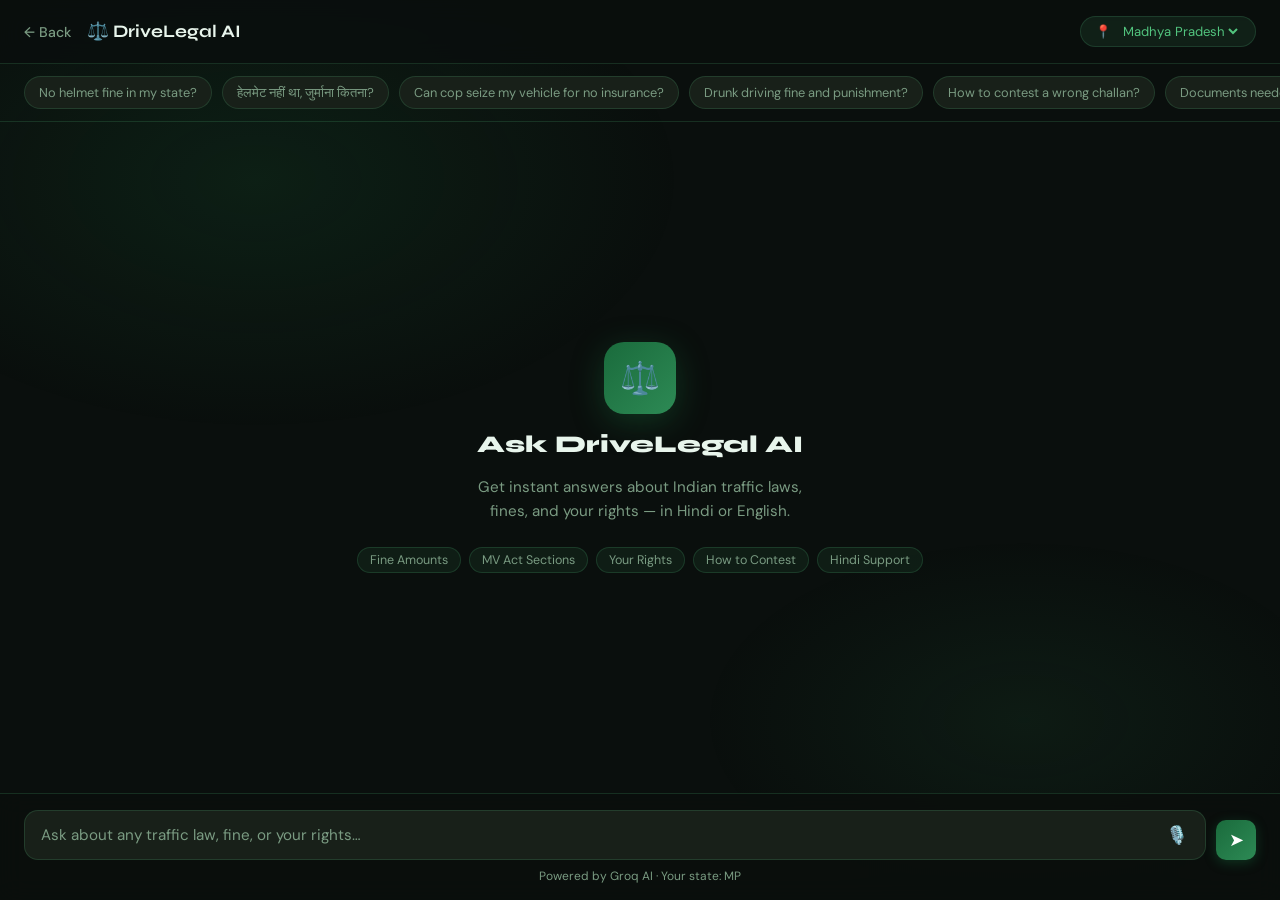
<file: frontend/pages/chatbot.html>
<!DOCTYPE html>
<html lang="en">
<head>
  <meta charset="UTF-8"/>
  <meta name="viewport" content="width=device-width, initial-scale=1.0"/>
  <title>Ask DriveLegal AI</title>
  <link href="https://fonts.googleapis.com/css2?family=Syne:wght@600;700;800&family=DM+Sans:ital,wght@0,300;0,400;0,500;1,300&display=swap" rel="stylesheet"/>
  <style>
    :root {
      --green:      #1a6b3c;
      --green-mid:  #2d8a55;
      --green-lite: #52c47e;
      --green-glow: #7ffab5;
      --dark:       #0a0f0d;
      --dark2:      #0e1510;
      --dark3:      #182019;
      --card-bg:    #111a14;
      --border:     rgba(82,196,126,0.18);
      --text:       #e8f5ec;
      --muted:      #7a9b82;
      --user-bg:    #1a3d26;
      --ai-bg:      #111a14;
    }

    *, *::before, *::after { box-sizing: border-box; margin: 0; padding: 0; }

    body {
      font-family: 'DM Sans', sans-serif;
      background: var(--dark);
      color: var(--text);
      height: 100vh;
      display: flex;
      flex-direction: column;
      overflow: hidden;
    }

    body::before {
      content: '';
      position: fixed; inset: 0; z-index: 0;
      background:
        radial-gradient(ellipse 60% 50% at 20% 20%, rgba(26,107,60,0.18) 0%, transparent 55%),
        radial-gradient(ellipse 50% 40% at 80% 80%, rgba(45,138,85,0.1) 0%, transparent 50%);
      pointer-events: none;
    }

    * { position: relative; z-index: 1; }

    /* ── TOP BAR ── */
    .topbar {
      display: flex; align-items: center;
      padding: 16px 24px; gap: 16px;
      border-bottom: 1px solid var(--border);
      background: rgba(10,15,13,0.85);
      backdrop-filter: blur(12px);
      flex-shrink: 0;
    }

    .back-btn {
      color: var(--muted); text-decoration: none;
      font-size: 0.88rem; font-weight: 500;
      display: flex; align-items: center; gap: 5px;
      transition: color 0.2s;
    }
    .back-btn:hover { color: var(--green-lite); }

    .topbar-title {
      font-family: 'Syne', sans-serif;
      font-size: 1.1rem; font-weight: 700; color: var(--text);
    }

    .state-pill {
      margin-left: auto;
      background: rgba(82,196,126,0.1);
      border: 1px solid var(--border);
      padding: 5px 14px; border-radius: 99px;
      display: flex; align-items: center; gap: 8px;
      font-size: 0.82rem; color: var(--green-lite);
    }

    .state-pill select {
      background: transparent; border: none;
      color: var(--green-lite); font-family: 'DM Sans', sans-serif;
      font-size: 0.82rem; outline: none; cursor: pointer;
    }

    /* ── SUGGESTIONS ── */
    .suggestions-bar {
      padding: 12px 24px;
      display: flex; gap: 10px; overflow-x: auto;
      flex-shrink: 0;
      scrollbar-width: none;
      border-bottom: 1px solid var(--border);
    }
    .suggestions-bar::-webkit-scrollbar { display: none; }

    .suggestion-chip {
      background: var(--dark3);
      border: 1px solid var(--border);
      color: var(--muted);
      padding: 7px 14px; border-radius: 99px;
      font-size: 0.8rem; white-space: nowrap;
      cursor: pointer;
      transition: border-color 0.2s, color 0.2s, background 0.2s;
      flex-shrink: 0;
    }
    .suggestion-chip:hover {
      border-color: var(--green-lite);
      color: var(--green-lite);
      background: rgba(82,196,126,0.08);
    }

    /* ── CHAT AREA ── */
    .chat-area {
      flex: 1;
      overflow-y: auto;
      padding: 24px;
      display: flex; flex-direction: column; gap: 20px;
    }

    .chat-area::-webkit-scrollbar { width: 5px; }
    .chat-area::-webkit-scrollbar-track { background: transparent; }
    .chat-area::-webkit-scrollbar-thumb {
      background: var(--border); border-radius: 99px;
    }

    /* Welcome screen */
    .welcome {
      display: flex; flex-direction: column;
      align-items: center; justify-content: center;
      flex: 1; text-align: center; padding: 40px;
      gap: 16px;
    }

    .welcome-icon {
      width: 72px; height: 72px; border-radius: 20px;
      background: linear-gradient(135deg, var(--green), var(--green-mid));
      display: flex; align-items: center; justify-content: center;
      font-size: 2rem;
      box-shadow: 0 8px 32px rgba(26,107,60,0.4);
    }

    .welcome h2 {
      font-family: 'Syne', sans-serif;
      font-size: 1.5rem; font-weight: 800; color: var(--text);
    }

    .welcome p { color: var(--muted); font-size: 0.95rem; max-width: 360px; line-height: 1.6; }

    .welcome-tags {
      display: flex; gap: 8px; flex-wrap: wrap; justify-content: center;
      margin-top: 8px;
    }

    .welcome-tag {
      background: rgba(82,196,126,0.08);
      border: 1px solid var(--border);
      color: var(--muted); font-size: 0.78rem;
      padding: 4px 12px; border-radius: 99px;
    }

    /* Messages */
    .message {
      display: flex; gap: 12px; align-items: flex-start;
      animation: msgIn 0.3s ease;
    }

    @keyframes msgIn {
      from { opacity: 0; transform: translateY(8px); }
      to   { opacity: 1; transform: translateY(0); }
    }

    .message.user { flex-direction: row-reverse; }

    .msg-avatar {
      width: 36px; height: 36px; border-radius: 10px;
      display: flex; align-items: center; justify-content: center;
      font-size: 1rem; flex-shrink: 0;
    }

    .msg-avatar.ai {
      background: linear-gradient(135deg, var(--green), var(--green-mid));
    }

    .msg-avatar.user {
      background: var(--dark3);
      border: 1px solid var(--border);
    }

    .msg-bubble {
      max-width: 72%;
      padding: 14px 18px;
      border-radius: 16px;
      font-size: 0.93rem;
      line-height: 1.65;
    }

    .message.ai .msg-bubble {
      background: var(--ai-bg);
      border: 1px solid var(--border);
      border-top-left-radius: 4px;
      color: var(--text);
    }

    .message.user .msg-bubble {
      background: var(--user-bg);
      border: 1px solid rgba(82,196,126,0.3);
      border-top-right-radius: 4px;
      color: var(--text);
    }

    .msg-meta {
      font-size: 0.72rem; color: var(--muted);
      margin-top: 5px;
    }

    .message.user .msg-meta { text-align: right; }

    /* Fine highlight in messages */
    .fine-highlight {
      display: inline-block;
      background: rgba(82,196,126,0.15);
      color: var(--green-lite);
      padding: 1px 8px; border-radius: 5px;
      font-weight: 600;
    }

    /* Typing indicator */
    .typing {
      display: flex; gap: 12px; align-items: center;
    }
    .typing-dots {
      display: flex; gap: 5px; align-items: center;
      padding: 14px 18px;
      background: var(--ai-bg);
      border: 1px solid var(--border);
      border-radius: 16px; border-top-left-radius: 4px;
    }
    .typing-dot {
      width: 7px; height: 7px; border-radius: 50%;
      background: var(--green-lite);
      animation: typingBounce 1.2s infinite;
    }
    .typing-dot:nth-child(2) { animation-delay: 0.2s; }
    .typing-dot:nth-child(3) { animation-delay: 0.4s; }

    @keyframes typingBounce {
      0%, 60%, 100% { transform: translateY(0); opacity: 0.4; }
      30%            { transform: translateY(-6px); opacity: 1; }
    }

    /* ── INPUT BAR ── */
    .input-bar {
      padding: 16px 24px;
      border-top: 1px solid var(--border);
      background: rgba(10,15,13,0.9);
      backdrop-filter: blur(12px);
      flex-shrink: 0;
    }

    .input-row {
      display: flex; gap: 10px; align-items: flex-end;
    }

    .input-wrap {
      flex: 1;
      background: var(--dark3);
      border: 1px solid var(--border);
      border-radius: 14px;
      display: flex; align-items: center;
      padding: 4px 8px 4px 16px;
      transition: border-color 0.2s;
    }

    .input-wrap:focus-within { border-color: var(--green-lite); }

    #chatInput {
      flex: 1; background: transparent; border: none; outline: none;
      color: var(--text); font-family: 'DM Sans', sans-serif;
      font-size: 0.95rem; padding: 10px 0;
      resize: none; max-height: 120px;
    }

    #chatInput::placeholder { color: var(--muted); }

    .voice-btn, .send-btn {
      width: 40px; height: 40px; border-radius: 10px;
      border: none; cursor: pointer;
      display: flex; align-items: center; justify-content: center;
      font-size: 1.1rem; transition: background 0.2s, transform 0.15s;
      flex-shrink: 0;
    }

    .voice-btn {
      background: transparent;
      color: var(--muted);
    }
    .voice-btn:hover { color: var(--green-lite); }
    .voice-btn.listening {
      color: #e74c3c;
      animation: voicePulse 1s infinite;
    }

    @keyframes voicePulse {
      0%, 100% { transform: scale(1); }
      50% { transform: scale(1.15); }
    }

    .send-btn {
      background: linear-gradient(135deg, var(--green), var(--green-mid));
      color: white;
      box-shadow: 0 3px 12px rgba(26,107,60,0.4);
    }

    .send-btn:hover { transform: scale(1.05); }
    .send-btn:disabled { opacity: 0.5; cursor: not-allowed; transform: none; }

    .input-hint {
      font-size: 0.75rem; color: var(--muted);
      margin-top: 8px; text-align: center;
    }

    @media (max-width: 600px) {
      .msg-bubble { max-width: 88%; }
      .topbar { padding: 12px 16px; }
      .chat-area { padding: 16px; }
      .input-bar { padding: 12px 16px; }
    }
  </style>
</head>
<body>

<!-- TOP BAR -->
<div class="topbar">
  <a href="/" class="back-btn">← Back</a>
  <div class="topbar-title">⚖️ DriveLegal AI</div>
  <div class="state-pill">
    📍
    <select id="stateSelector" onchange="saveState()">
      <option value="MP">Madhya Pradesh</option>
      <option value="MH">Maharashtra</option>
      <option value="DL">Delhi</option>
      <option value="KA">Karnataka</option>
      <option value="TN">Tamil Nadu</option>
      <option value="UP">Uttar Pradesh</option>
      <option value="GJ">Gujarat</option>
      <option value="RJ">Rajasthan</option>
    </select>
  </div>
</div>

<!-- SUGGESTION CHIPS -->
<div class="suggestions-bar">
  <div class="suggestion-chip" onclick="sendSuggestion(this)">No helmet fine in my state?</div>
  <div class="suggestion-chip" onclick="sendSuggestion(this)">हेलमेट नहीं था, जुर्माना कितना?</div>
  <div class="suggestion-chip" onclick="sendSuggestion(this)">Can cop seize my vehicle for no insurance?</div>
  <div class="suggestion-chip" onclick="sendSuggestion(this)">Drunk driving fine and punishment?</div>
  <div class="suggestion-chip" onclick="sendSuggestion(this)">How to contest a wrong challan?</div>
  <div class="suggestion-chip" onclick="sendSuggestion(this)">Documents needed while driving?</div>
  <div class="suggestion-chip" onclick="sendSuggestion(this)">Mobile phone while driving fine?</div>
  <div class="suggestion-chip" onclick="sendSuggestion(this)">Overspeeding fine for my car?</div>
</div>

<!-- CHAT AREA -->
<div class="chat-area" id="chatArea">
  <div class="welcome" id="welcome">
    <div class="welcome-icon">⚖️</div>
    <h2>Ask DriveLegal AI</h2>
    <p>Get instant answers about Indian traffic laws,
       fines, and your rights — in Hindi or English.</p>
    <div class="welcome-tags">
      <span class="welcome-tag">Fine Amounts</span>
      <span class="welcome-tag">MV Act Sections</span>
      <span class="welcome-tag">Your Rights</span>
      <span class="welcome-tag">How to Contest</span>
      <span class="welcome-tag">Hindi Support</span>
    </div>
  </div>
</div>

<!-- INPUT BAR -->
<div class="input-bar">
  <div class="input-row">
    <div class="input-wrap">
      <textarea id="chatInput"
        rows="1"
        placeholder="Ask about any traffic law, fine, or your rights…"
        onkeydown="handleKey(event)"
        oninput="autoResize(this)"></textarea>
      <button class="voice-btn" id="voiceBtn" onclick="toggleVoice()" title="Voice input">🎙️</button>
    </div>
    <button class="send-btn" id="sendBtn" onclick="sendMessage()">➤</button>
  </div>
  <div class="input-hint">
    Powered by Groq AI · Your state: <span id="stateLabel">MP</span>
  </div>
</div>

<script>
    const API_BASE = '';
  let messages = [];
  let isListening = false;

  // Load saved state
  const saved = localStorage.getItem('dl_state');
  if (saved) {
    document.getElementById('stateSelector').value = saved;
    document.getElementById('stateLabel').textContent = saved;
  }

  function saveState() {
    const val = document.getElementById('stateSelector').value;
    localStorage.setItem('dl_state', val);
    document.getElementById('stateLabel').textContent = val;
  }

  function getState() {
    return document.getElementById('stateSelector').value;
  }

  function autoResize(el) {
    el.style.height = 'auto';
    el.style.height = Math.min(el.scrollHeight, 120) + 'px';
  }

  function handleKey(e) {
    if (e.key === 'Enter' && !e.shiftKey) {
      e.preventDefault();
      sendMessage();
    }
  }

  function sendSuggestion(el) {
    document.getElementById('chatInput').value = el.textContent;
    sendMessage();
  }

  function addMessage(role, text) {
    const welcome = document.getElementById('welcome');
    if (welcome) welcome.remove();

    const area = document.getElementById('chatArea');
    const div  = document.createElement('div');
    div.className = `message ${role}`;

    const now = new Date().toLocaleTimeString('en-IN', {
      hour: '2-digit', minute: '2-digit'
    });

    // Highlight ₹ amounts in AI responses
    const formattedText = role === 'ai'
      ? text.replace(/₹[\d,]+/g, m => `<span class="fine-highlight">${m}</span>`)
      : text;

    div.innerHTML = `
      <div class="msg-avatar ${role}">${role === 'ai' ? '⚖️' : '👤'}</div>
      <div>
        <div class="msg-bubble">${formattedText.replace(/\n/g, '<br/>')}</div>
        <div class="msg-meta">${now}</div>
      </div>`;

    area.appendChild(div);
    area.scrollTop = area.scrollHeight;
  }

  function showTyping() {
    const area = document.getElementById('chatArea');
    const div  = document.createElement('div');
    div.className = 'typing'; div.id = 'typingIndicator';
    div.innerHTML = `
      <div class="msg-avatar ai">⚖️</div>
      <div class="typing-dots">
        <div class="typing-dot"></div>
        <div class="typing-dot"></div>
        <div class="typing-dot"></div>
      </div>`;
    area.appendChild(div);
    area.scrollTop = area.scrollHeight;
  }

  function hideTyping() {
    const el = document.getElementById('typingIndicator');
    if (el) el.remove();
  }

  async function sendMessage() {
    const input   = document.getElementById('chatInput');
    const sendBtn = document.getElementById('sendBtn');
    const text    = input.value.trim();
    if (!text) return;

    input.value = ''; input.style.height = 'auto';
    sendBtn.disabled = true;

    addMessage('user', text);
    messages.push({ role: 'user', content: text });

    showTyping();

    try {
      const res = await fetch(`${API_BASE}/chat`, {
        method: 'POST',
        headers: { 'Content-Type': 'application/json' },
        body: JSON.stringify({ message: text, state: getState() })
      });

      hideTyping();

      if (!res.ok) throw new Error('Server error');

      const data = await res.json();
      const reply = data.response || 'Sorry, could not get a response. Please try again.';

      addMessage('ai', reply);
      messages.push({ role: 'assistant', content: reply });

    } catch (err) {
      hideTyping();
      addMessage('ai',
        '⚠️ Could not reach the server.\n\nMake sure the backend is running:\n`python app.py`\n\nThen try again.'
      );
    }

    sendBtn.disabled = false;
    input.focus();
  }

  // ── VOICE INPUT ──
  function toggleVoice() {
    if (!('webkitSpeechRecognition' in window) &&
        !('SpeechRecognition' in window)) {
      alert('Voice input not supported in this browser. Use Chrome.');
      return;
    }

    const btn = document.getElementById('voiceBtn');

    if (isListening) {
      recognition?.stop();
      return;
    }

    const SpeechRecognition =
      window.SpeechRecognition || window.webkitSpeechRecognition;
    const recognition = new SpeechRecognition();
    recognition.lang = 'hi-IN';
    recognition.interimResults = false;

    recognition.onstart = () => {
      isListening = true;
      btn.classList.add('listening');
      btn.textContent = '🔴';
    };

    recognition.onresult = (e) => {
      const transcript = e.results[0][0].transcript;
      document.getElementById('chatInput').value = transcript;
      autoResize(document.getElementById('chatInput'));
      sendMessage();
    };

    recognition.onend = () => {
      isListening = false;
      btn.classList.remove('listening');
      btn.textContent = '🎙️';
    };

    recognition.onerror = () => {
      isListening = false;
      btn.classList.remove('listening');
      btn.textContent = '🎙️';
    };

    recognition.start();
  }
</script>
</body>
</html>
</file>
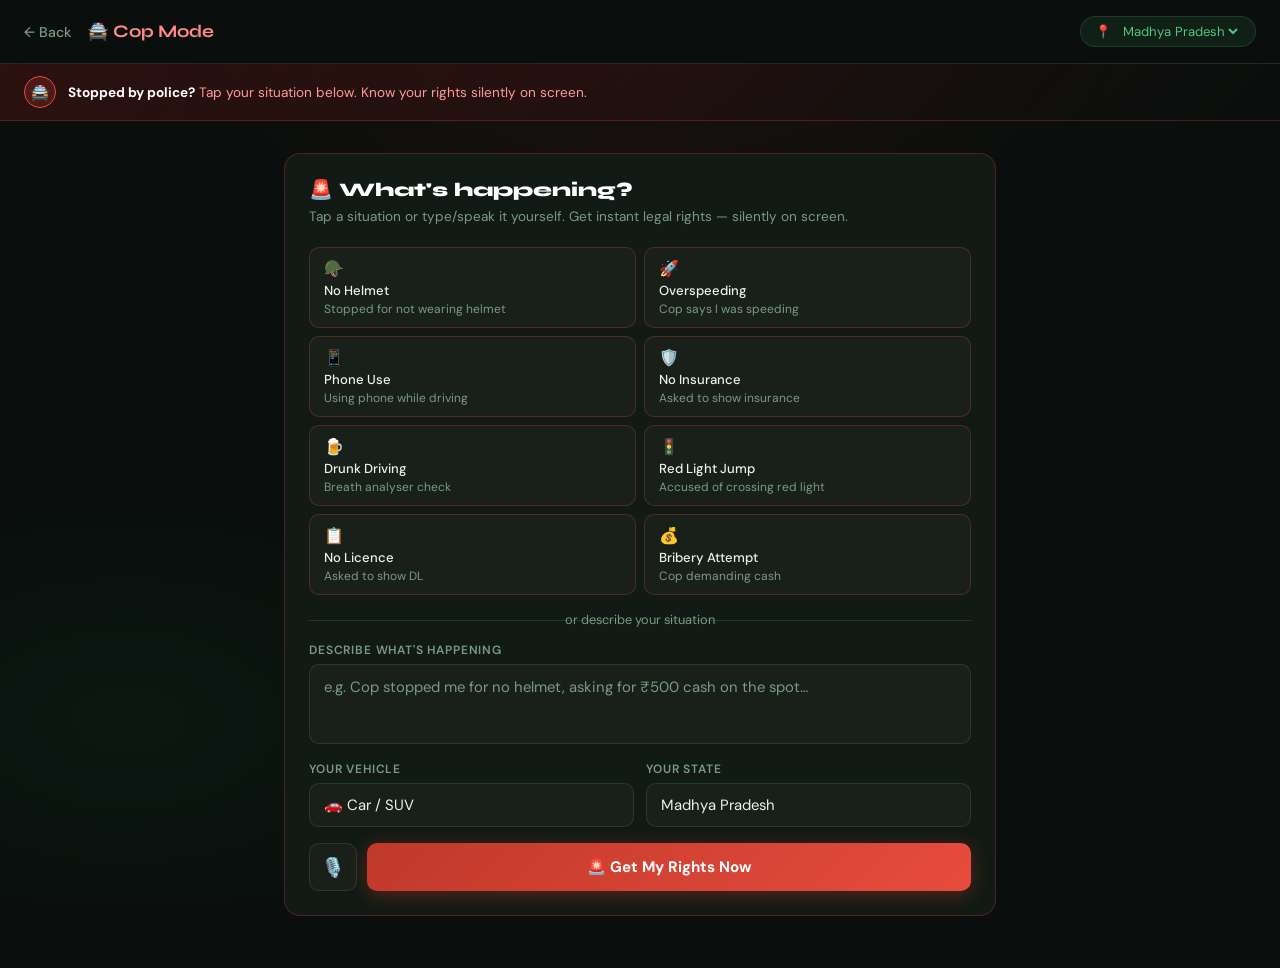
<file: frontend/pages/copmode.html>
<!DOCTYPE html>
<html lang="en">
<head>
  <meta charset="UTF-8"/>
  <meta name="viewport" content="width=device-width, initial-scale=1.0"/>
  <title>Cop Mode — DriveLegal</title>
  <link href="https://fonts.googleapis.com/css2?family=Syne:wght@600;700;800&family=DM+Sans:ital,wght@0,300;0,400;0,500;1,300&display=swap" rel="stylesheet"/>
  <style>
    :root {
      --green:      #1a6b3c;
      --green-mid:  #2d8a55;
      --green-lite: #52c47e;
      --dark:       #0a0f0d;
      --dark2:      #0e1510;
      --dark3:      #182019;
      --card-bg:    #111a14;
      --border:     rgba(82,196,126,0.18);
      --text:       #e8f5ec;
      --muted:      #7a9b82;
      --red:        #e74c3c;
      --red-dark:   #c0392b;
      --red-faint:  rgba(220,60,60,0.12);
      --red-border: rgba(220,60,60,0.3);
    }

    *, *::before, *::after { box-sizing: border-box; margin: 0; padding: 0; }
    html { scroll-behavior: smooth; }

    body {
      font-family: 'DM Sans', sans-serif;
      background: var(--dark); color: var(--text);
      min-height: 100vh;
    }

    body::before {
      content: '';
      position: fixed; inset: 0; z-index: 0;
      background:
        radial-gradient(ellipse 70% 60% at 50% 0%,  rgba(180,30,30,0.12) 0%, transparent 55%),
        radial-gradient(ellipse 60% 50% at 10% 80%,  rgba(26,107,60,0.10) 0%, transparent 50%);
      pointer-events: none;
    }

    * { position: relative; z-index: 1; }

    /* ── TOPBAR ── */
    .topbar {
      display: flex; align-items: center; gap: 16px;
      padding: 16px 24px;
      border-bottom: 1px solid var(--border);
      background: rgba(10,15,13,0.9);
      backdrop-filter: blur(12px);
      position: sticky; top: 0; z-index: 100;
    }

    .back-btn {
      color: var(--muted); text-decoration: none;
      font-size: 0.88rem; font-weight: 500;
      display: flex; align-items: center; gap: 5px;
      transition: color 0.2s;
    }
    .back-btn:hover { color: var(--green-lite); }

    .topbar-title {
      font-family: 'Syne', sans-serif;
      font-size: 1.1rem; font-weight: 700; color: #ff8888;
    }

    .state-pill {
      margin-left: auto;
      background: rgba(82,196,126,0.1);
      border: 1px solid var(--border);
      padding: 5px 14px; border-radius: 99px;
      display: flex; align-items: center; gap: 8px;
      font-size: 0.82rem; color: var(--green-lite);
    }

    .state-pill select {
      background: transparent; border: none;
      color: var(--green-lite); font-family: 'DM Sans', sans-serif;
      font-size: 0.82rem; outline: none; cursor: pointer;
    }

    /* ── EMERGENCY BANNER ── */
    .emergency-banner {
      background: linear-gradient(135deg, rgba(180,30,30,0.2), rgba(10,15,13,0.9));
      border-bottom: 1px solid var(--red-border);
      padding: 12px 24px;
      display: flex; align-items: center; gap: 12px;
      font-size: 0.85rem;
    }

    .cop-pulse {
      width: 32px; height: 32px; border-radius: 50%;
      background: rgba(220,60,60,0.2);
      border: 1.5px solid var(--red);
      display: flex; align-items: center; justify-content: center;
      font-size: 1rem; flex-shrink: 0;
      animation: redPulse 1.5s infinite;
    }

    @keyframes redPulse {
      0%,100% { box-shadow: 0 0 0 0   rgba(220,60,60,0.4); }
      50%      { box-shadow: 0 0 0 10px rgba(220,60,60,0); }
    }

    .emergency-banner p { color: #ff9999; }
    .emergency-banner strong { color: white; }

    /* ── MAIN ── */
    .main { max-width: 760px; margin: 0 auto; padding: 32px 24px; }

    /* ── INPUT CARD ── */
    .input-card {
      background: var(--card-bg);
      border: 1px solid var(--red-border);
      border-radius: 16px; padding: 24px; margin-bottom: 20px;
    }

    .input-card h2 {
      font-family: 'Syne', sans-serif;
      font-size: 1.2rem; font-weight: 800; color: white; margin-bottom: 6px;
    }

    .input-card .sub {
      color: var(--muted); font-size: 0.85rem;
      margin-bottom: 20px; line-height: 1.5;
    }

    .situations-grid { display: grid; grid-template-columns: 1fr 1fr; gap: 8px; margin-bottom: 16px; }

    .sit-chip {
      background: var(--dark3); border: 1px solid var(--red-border);
      border-radius: 10px; padding: 10px 14px; font-size: 0.83rem;
      color: var(--muted); cursor: pointer; text-align: left;
      transition: border-color 0.2s, color 0.2s, background 0.2s;
    }
    .sit-chip:hover { border-color: #ff6666; color: #ffaaaa; background: rgba(220,60,60,0.08); }
    .sit-chip .sit-icon  { font-size: 1rem; display: block; margin-bottom: 3px; }
    .sit-chip .sit-label { font-weight: 500; color: var(--text); font-size: 0.82rem; }
    .sit-chip .sit-desc  { font-size: 0.75rem; color: var(--muted); margin-top: 2px; }

    .divider-or {
      text-align: center; color: var(--muted); font-size: 0.8rem;
      margin: 14px 0; position: relative;
    }
    .divider-or::before, .divider-or::after {
      content: ''; position: absolute; top: 50%;
      width: calc(50% - 24px); height: 1px; background: var(--border);
    }
    .divider-or::before { left: 0; }
    .divider-or::after  { right: 0; }

    .field-label {
      font-size: 0.75rem; font-weight: 600; color: var(--muted);
      margin-bottom: 6px; text-transform: uppercase; letter-spacing: 0.07em; display: block;
    }

    .input-field, .select-field {
      width: 100%; padding: 11px 14px; background: var(--dark3);
      border: 1px solid var(--border); border-radius: 10px; color: var(--text);
      font-family: 'DM Sans', sans-serif; font-size: 0.93rem; outline: none;
      transition: border-color 0.2s; margin-bottom: 12px; appearance: none;
    }
    .input-field:focus, .select-field:focus { border-color: var(--green-lite); }
    .input-field::placeholder { color: var(--muted); }
    textarea.input-field { resize: none; min-height: 80px; line-height: 1.6; }

    .field-row { display: grid; grid-template-columns: 1fr 1fr; gap: 12px; }
    .action-row { display: flex; gap: 10px; margin-top: 4px; }

    .btn-voice {
      width: 48px; height: 48px; border-radius: 10px;
      background: var(--dark3); border: 1px solid var(--border);
      color: var(--muted); font-size: 1.2rem; cursor: pointer;
      flex-shrink: 0; display: flex; align-items: center; justify-content: center;
      transition: border-color 0.2s, color 0.2s;
    }
    .btn-voice:hover { border-color: var(--green-lite); color: var(--green-lite); }
    .btn-voice.listening { border-color: var(--red); color: var(--red); animation: voicePulse 1s infinite; }
    @keyframes voicePulse { 0%,100%{transform:scale(1);}50%{transform:scale(1.12);} }

    .btn-activate {
      flex: 1;
      background: linear-gradient(135deg, var(--red-dark), var(--red));
      color: white; padding: 13px; border: none; border-radius: 10px;
      font-family: 'DM Sans', sans-serif; font-size: 0.95rem; font-weight: 700;
      cursor: pointer; transition: transform 0.2s, box-shadow 0.2s;
      box-shadow: 0 4px 20px rgba(192,57,43,0.4);
      display: flex; align-items: center; justify-content: center; gap: 8px;
    }
    .btn-activate:hover { transform: translateY(-2px); box-shadow: 0 8px 28px rgba(192,57,43,0.5); }
    .btn-activate:disabled { opacity: 0.5; cursor: not-allowed; transform: none; }

    /* ── LOADING ── */
    .loading-card {
      background: var(--card-bg); border: 1px solid var(--red-border);
      border-radius: 16px; padding: 48px; text-align: center;
      display: none; margin-bottom: 20px;
    }
    .loading-ring {
      width: 52px; height: 52px; border-radius: 50%;
      border: 3px solid var(--red-border); border-top-color: var(--red);
      animation: spin 0.9s linear infinite; margin: 0 auto 16px;
    }
    @keyframes spin { to { transform: rotate(360deg); } }
    .loading-card p { color: var(--muted); font-size: 0.9rem; line-height: 1.6; }

    /* ── RESULT ── */
    #resultArea { display: none; animation: fadeUp 0.4s ease; }
    @keyframes fadeUp {
      from { opacity: 0; transform: translateY(12px); }
      to   { opacity: 1; transform: translateY(0); }
    }

    .situation-header {
      background: linear-gradient(135deg, rgba(180,30,30,0.25), rgba(14,20,16,0.95));
      border: 1px solid var(--red-border);
      border-radius: 16px; padding: 24px 28px; margin-bottom: 16px;
      display: flex; align-items: center; gap: 16px;
    }
    .sit-icon-big {
      width: 60px; height: 60px; border-radius: 16px;
      background: rgba(220,60,60,0.15); border: 1px solid var(--red-border);
      display: flex; align-items: center; justify-content: center;
      font-size: 1.8rem; flex-shrink: 0;
    }
    .situation-header h3 { font-family: 'Syne', sans-serif; font-size: 1rem; font-weight: 800; color: white; margin-bottom: 4px; }
    .situation-header .detected { color: #ff9999; font-size: 0.85rem; }
    .legal-fine-badge { margin-left: auto; text-align: center; flex-shrink: 0; }
    .legal-fine-badge .lf-label { font-size: 0.7rem; color: var(--muted); text-transform: uppercase; letter-spacing: 0.07em; margin-bottom: 4px; }
    .legal-fine-badge .lf-amount { font-family: 'Syne', sans-serif; font-size: 1.6rem; font-weight: 800; color: var(--green-lite); }

    .emergency-msg {
      background: linear-gradient(135deg, rgba(26,107,60,0.2), rgba(14,20,16,0.9));
      border: 1px solid rgba(82,196,126,0.3);
      border-radius: 12px; padding: 16px 20px;
      font-size: 0.9rem; color: var(--green-lite);
      line-height: 1.6; margin-bottom: 14px;
      text-align: center; font-weight: 500;
    }

    .section-card { background: var(--card-bg); border: 1px solid var(--border); border-radius: 14px; margin-bottom: 14px; overflow: hidden; }
    .section-header { padding: 14px 20px; border-bottom: 1px solid var(--border); font-family: 'Syne', sans-serif; font-size: 0.88rem; font-weight: 700; color: white; display: flex; align-items: center; gap: 8px; }
    .section-body { padding: 16px 20px; display: flex; flex-direction: column; gap: 10px; }

    .right-item { display: flex; align-items: flex-start; gap: 10px; font-size: 0.88rem; color: var(--text); line-height: 1.5; }
    .right-item .ri-icon { width: 28px; height: 28px; border-radius: 7px; background: rgba(82,196,126,0.12); border: 1px solid rgba(82,196,126,0.2); display: flex; align-items: center; justify-content: center; font-size: 0.85rem; flex-shrink: 0; margin-top: 1px; }

    .step-item { display: flex; align-items: flex-start; gap: 10px; font-size: 0.88rem; color: var(--text); line-height: 1.5; }
    .step-num { width: 24px; height: 24px; border-radius: 50%; background: var(--green); color: white; font-size: 0.75rem; font-weight: 700; display: flex; align-items: center; justify-content: center; flex-shrink: 0; margin-top: 1px; }

    .cop-can-grid { display: grid; grid-template-columns: 1fr 1fr; gap: 12px; margin-bottom: 14px; }
    .cop-can, .cop-cannot { border-radius: 12px; padding: 16px; }
    .cop-can    { background: rgba(220,60,60,0.08);  border: 1px solid rgba(220,60,60,0.2); }
    .cop-cannot { background: rgba(82,196,126,0.06); border: 1px solid rgba(82,196,126,0.2); }
    .cop-can h4    { font-family: 'Syne', sans-serif; font-size: 0.82rem; font-weight: 700; color: #ff8888; margin-bottom: 8px; }
    .cop-cannot h4 { font-family: 'Syne', sans-serif; font-size: 0.82rem; font-weight: 700; color: var(--green-lite); margin-bottom: 8px; }
    .cop-can p    { font-size: 0.83rem; color: #ffcccc; line-height: 1.5; }
    .cop-cannot p { font-size: 0.83rem; color: var(--muted); line-height: 1.5; }

    .flag-item { display: flex; align-items: flex-start; gap: 10px; font-size: 0.88rem; color: #ffaaaa; line-height: 1.5; padding: 10px 14px; background: rgba(220,60,60,0.07); border: 1px solid rgba(220,60,60,0.15); border-radius: 8px; }

    .result-actions { display: flex; gap: 10px; flex-wrap: wrap; margin-bottom: 16px; }
    .btn-outline { flex: 1; padding: 11px; background: transparent; border: 1px solid var(--border); color: var(--muted); border-radius: 10px; font-family: 'DM Sans', sans-serif; font-size: 0.85rem; cursor: pointer; transition: border-color 0.2s, color 0.2s; display: flex; align-items: center; justify-content: center; gap: 6px; min-width: 100px; }
    .btn-outline:hover { border-color: var(--green-lite); color: var(--green-lite); }

    .screen-tip { background: var(--dark3); border: 1px solid var(--border); border-radius: 12px; padding: 14px 18px; font-size: 0.82rem; color: var(--muted); text-align: center; line-height: 1.5; }

    @media (max-width: 600px) {
      .situations-grid { grid-template-columns: 1fr; }
      .field-row        { grid-template-columns: 1fr; }
      .cop-can-grid     { grid-template-columns: 1fr; }
      .legal-fine-badge { display: none; }
    }
  </style>
</head>
<body>

<!-- TOPBAR -->
<!-- FIX: href changed from 'index.html' to '/' -->
<div class="topbar">
  <a href="/" class="back-btn">← Back</a>
  <div class="topbar-title">🚔 Cop Mode</div>
  <div class="state-pill">
    📍
    <select id="stateSelector" onchange="syncStateFromTop()">
      <option value="MP">Madhya Pradesh</option>
      <option value="MH">Maharashtra</option>
      <option value="DL">Delhi</option>
      <option value="KA">Karnataka</option>
      <option value="TN">Tamil Nadu</option>
      <option value="UP">Uttar Pradesh</option>
      <option value="GJ">Gujarat</option>
      <option value="RJ">Rajasthan</option>
      <option value="AP">Andhra Pradesh</option>
      <option value="TS">Telangana</option>
    </select>
  </div>
</div>

<!-- EMERGENCY BANNER -->
<div class="emergency-banner">
  <div class="cop-pulse">🚔</div>
  <p><strong>Stopped by police?</strong> Tap your situation below. Know your rights silently on screen.</p>
</div>

<div class="main">

  <!-- INPUT CARD -->
  <div class="input-card">
    <h2>🚨 What's happening?</h2>
    <p class="sub">Tap a situation or type/speak it yourself. Get instant legal rights — silently on screen.</p>

    <div class="situations-grid">
      <div class="sit-chip" onclick="setSituation('Stopped for no helmet on bike', '2wheeler')">
        <span class="sit-icon">🪖</span>
        <div class="sit-label">No Helmet</div>
        <div class="sit-desc">Stopped for not wearing helmet</div>
      </div>
      <div class="sit-chip" onclick="setSituation('Stopped for overspeeding', 'car')">
        <span class="sit-icon">🚀</span>
        <div class="sit-label">Overspeeding</div>
        <div class="sit-desc">Cop says I was speeding</div>
      </div>
      <div class="sit-chip" onclick="setSituation('Stopped for using mobile phone while driving', 'car')">
        <span class="sit-icon">📱</span>
        <div class="sit-label">Phone Use</div>
        <div class="sit-desc">Using phone while driving</div>
      </div>
      <div class="sit-chip" onclick="setSituation('Stopped for no insurance documents', 'car')">
        <span class="sit-icon">🛡️</span>
        <div class="sit-label">No Insurance</div>
        <div class="sit-desc">Asked to show insurance</div>
      </div>
      <div class="sit-chip" onclick="setSituation('Stopped for drunk driving suspicion breath test', 'car')">
        <span class="sit-icon">🍺</span>
        <div class="sit-label">Drunk Driving</div>
        <div class="sit-desc">Breath analyser check</div>
      </div>
      <div class="sit-chip" onclick="setSituation('Stopped for jumping red light signal', 'car')">
        <span class="sit-icon">🚦</span>
        <div class="sit-label">Red Light Jump</div>
        <div class="sit-desc">Accused of crossing red light</div>
      </div>
      <div class="sit-chip" onclick="setSituation('Stopped for no driving licence', 'car')">
        <span class="sit-icon">📋</span>
        <div class="sit-label">No Licence</div>
        <div class="sit-desc">Asked to show DL</div>
      </div>
      <div class="sit-chip" onclick="setSituation('Police officer is asking for cash bribe on the spot and not issuing official challan', 'car')">
        <span class="sit-icon">💰</span>
        <div class="sit-label">Bribery Attempt</div>
        <div class="sit-desc">Cop demanding cash</div>
      </div>
    </div>

    <div class="divider-or">or describe your situation</div>

    <label class="field-label">Describe What's Happening</label>
    <textarea class="input-field" id="situation"
      placeholder="e.g. Cop stopped me for no helmet, asking for ₹500 cash on the spot…"></textarea>

    <div class="field-row">
      <div>
        <label class="field-label">Your Vehicle</label>
        <select class="select-field" id="vehicle">
          <option value="2wheeler">🏍️ 2-Wheeler</option>
          <option value="car" selected>🚗 Car / SUV</option>
          <option value="auto">🛺 Auto Rickshaw</option>
          <option value="truck">🚛 Truck / Bus</option>
        </select>
      </div>
      <div>
        <label class="field-label">Your State</label>
        <select class="select-field" id="stateLocal">
          <option value="MP">Madhya Pradesh</option>
          <option value="MH">Maharashtra</option>
          <option value="DL">Delhi</option>
          <option value="KA">Karnataka</option>
          <option value="TN">Tamil Nadu</option>
          <option value="UP">Uttar Pradesh</option>
          <option value="GJ">Gujarat</option>
          <option value="RJ">Rajasthan</option>
          <option value="AP">Andhra Pradesh</option>
          <option value="TS">Telangana</option>
        </select>
      </div>
    </div>

    <div class="action-row">
      <button class="btn-voice" id="voiceBtn" onclick="toggleVoice()" title="Speak your situation">🎙️</button>
      <button class="btn-activate" id="activateBtn" onclick="activate()">
        🚨 Get My Rights Now
      </button>
    </div>
  </div>

  <!-- LOADING -->
  <div class="loading-card" id="loadingCard">
    <div class="loading-ring"></div>
    <p>Analysing your situation…<br/>Fetching legal rights for your state</p>
  </div>

  <!-- RESULT -->
  <div id="resultArea">

    <div class="situation-header">
      <div class="sit-icon-big">🚔</div>
      <div>
        <h3 id="resViolation">Violation Detected</h3>
        <div class="detected" id="resDetected">—</div>
      </div>
      <div class="legal-fine-badge">
        <div class="lf-label">Legal Fine</div>
        <div class="lf-amount" id="resLegalFine">—</div>
      </div>
    </div>

    <div class="emergency-msg" id="resEmergency">Stay calm. You have legal rights.</div>

    <div class="section-card">
      <div class="section-header">✅ Your Legal Rights</div>
      <div class="section-body" id="resRights"></div>
    </div>

    <div class="section-card">
      <div class="section-header">📋 What To Do Right Now</div>
      <div class="section-body" id="resSteps"></div>
    </div>

    <div class="cop-can-grid">
      <div class="cop-can">
        <h4>⚠️ Cop CAN do</h4>
        <p id="resCopCan">—</p>
      </div>
      <div class="cop-cannot">
        <h4>🚫 Cop CANNOT do</h4>
        <p id="resCopCannot">—</p>
      </div>
    </div>

    <div class="section-card">
      <div class="section-header">🚩 Red Flags — Signs of Illegal Demand</div>
      <div class="section-body" id="resRedFlags"></div>
    </div>

    <div class="result-actions">
      <button class="btn-outline" onclick="callEmergency()">📞 112</button>
      <button class="btn-outline" onclick="window.open('https://echallan.parivahan.gov.in','_blank')">🔗 Verify Challan</button>
      <button class="btn-outline" onclick="window.location.href='chatbot.html'">💬 Ask AI</button>
      <button class="btn-outline" onclick="resetMode()">🔄 New</button>
    </div>

    <div class="screen-tip">
      💡 <strong>Tip:</strong> Keep this screen visible.
      You can say: <em>"I'd like to pay via official e-challan at echallan.parivahan.gov.in"</em>
    </div>

  </div>
</div>

<script>
  // FIX: API_BASE must be empty string (relative URLs) — not hardcoded localhost
    const API_BASE = '';

  const STATE_NAMES = {
    'MP': 'Madhya Pradesh', 'MH': 'Maharashtra',
    'DL': 'Delhi',          'KA': 'Karnataka',
    'TN': 'Tamil Nadu',     'UP': 'Uttar Pradesh',
    'GJ': 'Gujarat',        'RJ': 'Rajasthan',
    'AP': 'Andhra Pradesh', 'TS': 'Telangana'
  };

  let isListening = false;
  let recognition = null;

  // Load saved state — sync both selectors
  const saved = localStorage.getItem('dl_state');
  if (saved) {
    const topSel   = document.getElementById('stateSelector');
    const localSel = document.getElementById('stateLocal');
    if (topSel.querySelector(`option[value="${saved}"]`))   topSel.value   = saved;
    if (localSel.querySelector(`option[value="${saved}"]`)) localSel.value = saved;
  }

  // FIX: top selector syncs down to local selector and saves
  function syncStateFromTop() {
    const val = document.getElementById('stateSelector').value;
    localStorage.setItem('dl_state', val);
    document.getElementById('stateLocal').value = val;
  }

  // Keep both selectors in sync — local selector syncs up
  document.getElementById('stateLocal').addEventListener('change', function() {
    document.getElementById('stateSelector').value = this.value;
    localStorage.setItem('dl_state', this.value);
  });

  function getState() {
    return document.getElementById('stateLocal').value ||
           document.getElementById('stateSelector').value || 'MP';
  }

  function setSituation(text, vehicle) {
    document.getElementById('situation').value = text;
    if (vehicle) document.getElementById('vehicle').value = vehicle;
    activate();
  }

  async function activate() {
    const situation = document.getElementById('situation').value.trim();
    const vehicle   = document.getElementById('vehicle').value;
    const state     = getState();

    if (!situation) {
      alert('Please describe your situation or tap a quick option above.');
      return;
    }

    document.getElementById('resultArea').style.display  = 'none';
    document.getElementById('loadingCard').style.display = 'block';
    document.getElementById('activateBtn').disabled      = true;

    try {
      const res = await fetch(`${API_BASE}/cop-mode`, {
        method:  'POST',
        headers: { 'Content-Type': 'application/json' },
        body:    JSON.stringify({ situation, state, vehicle })
      });

      document.getElementById('loadingCard').style.display = 'none';
      document.getElementById('activateBtn').disabled      = false;

      if (!res.ok) throw new Error('Server error');
      const data = await res.json();
      if (data.error) throw new Error(data.error);
      renderResult(data, state);

    } catch {
      document.getElementById('loadingCard').style.display = 'none';
      document.getElementById('activateBtn').disabled      = false;
      renderFallback(state);
    }
  }

  function renderResult(d, state) {
    document.getElementById('resViolation').textContent =
      d.violation_detected || 'Situation Analysed';
    document.getElementById('resDetected').textContent =
      `Detected in ${STATE_NAMES[state] || state} — based on your description`;
    document.getElementById('resLegalFine').textContent =
      d.legal_fine > 0 ? '₹' + d.legal_fine.toLocaleString('en-IN') : '—';
    document.getElementById('resEmergency').textContent =
      d.emergency_message || 'Stay calm. You have legal rights under the Motor Vehicles Act.';

    // Rights
    const rights = d.your_rights || [];
    document.getElementById('resRights').innerHTML = rights.length
      ? rights.map(r => `
          <div class="right-item">
            <div class="ri-icon">✅</div>
            <span>${r}</span>
          </div>`).join('')
      : '<div class="right-item"><div class="ri-icon">✅</div><span>You have the right to demand an official e-challan receipt.</span></div>';

    // Steps
    const steps = d.what_to_do || [];
    document.getElementById('resSteps').innerHTML = steps.map((s, i) => `
      <div class="step-item">
        <div class="step-num">${i + 1}</div>
        <span>${s}</span>
      </div>`).join('');

    // Cop can / cannot
    document.getElementById('resCopCan').textContent =
      d.what_cop_can_do    || 'Issue an official challan. Request documents.';
    document.getElementById('resCopCannot').textContent =
      d.what_cop_cannot_do || 'Cannot demand cash on the spot. Cannot seize vehicle without receipt.';

    // Red flags
    const flags = d.red_flags || [
      'Cop asking for cash on the spot — this is bribery (IPC Section 171)',
      'No official receipt after payment — always demand one',
      'Threatening language — note badge number and call 112'
    ];
    document.getElementById('resRedFlags').innerHTML =
      flags.map(f => `<div class="flag-item">🚩 ${f}</div>`).join('');

    document.getElementById('resultArea').style.display = 'block';
    document.getElementById('resultArea').scrollIntoView({ behavior: 'smooth', block: 'start' });
  }

  // Safe offline fallback — always works even without internet
  function renderFallback(state) {
    renderResult({
      violation_detected: 'Server offline — universal rights shown',
      legal_fine: 0,
      emergency_message: 'Stay calm. You have legal rights. Always demand an official e-challan.',
      your_rights: [
        'Right to an official e-challan receipt — do NOT pay cash to any officer',
        'Right to see the officer\'s ID card and badge number on request',
        'Right to contest any challan within 60 days at the local traffic court',
        'DigiLocker documents are legally valid nationwide — officers must accept them',
        'Right to remain silent and not self-incriminate'
      ],
      what_to_do: [
        'Stay calm — do not argue aggressively',
        'Politely ask for the officer\'s name and badge number',
        'Show documents from DigiLocker — legally accepted nationwide',
        'Ask for an official e-challan receipt before paying anything',
        'Note the time, location, officer ID and violation claimed',
        'Pay only via echallan.parivahan.gov.in — never cash on the spot'
      ],
      what_cop_can_do:
        'Issue official challan. Ask for documents. Request breath test for DUI. Seize vehicle with valid receipt.',
      what_cop_cannot_do:
        'Cannot demand cash. Cannot confiscate documents permanently. Cannot seize without receipt. Cannot use physical force without authority.',
      red_flags: [
        'Officer asking for cash — bribery under IPC Section 171',
        'No official receipt offered after collecting payment',
        'Threatening or blocking your vehicle without valid reason',
        'Asking to "settle" informally without any paperwork — always refuse'
      ]
    }, state);
  }

  function resetMode() {
    document.getElementById('resultArea').style.display = 'none';
    document.getElementById('situation').value = '';
    window.scrollTo({ top: 0, behavior: 'smooth' });
  }

  function callEmergency() { window.location.href = 'tel:112'; }

  // ── VOICE INPUT ──
  function toggleVoice() {
    const btn = document.getElementById('voiceBtn');
    if (!('webkitSpeechRecognition' in window) && !('SpeechRecognition' in window)) {
      alert('Voice input not supported. Please use Chrome browser.');
      return;
    }
    if (isListening) { recognition?.stop(); return; }

    const SR  = window.SpeechRecognition || window.webkitSpeechRecognition;
    recognition = new SR();
    recognition.lang           = 'hi-IN';
    recognition.interimResults = false;

    recognition.onstart = () => {
      isListening = true;
      btn.classList.add('listening');
      btn.textContent = '🔴';
    };

    recognition.onresult = (e) => {
      document.getElementById('situation').value = e.results[0][0].transcript;
      activate();
    };

    recognition.onend = () => {
      isListening = false;
      btn.classList.remove('listening');
      btn.textContent = '🎙️';
    };

    recognition.onerror = () => {
      isListening = false;
      btn.classList.remove('listening');
      btn.textContent = '🎙️';
    };

    recognition.start();
  }
</script>
</body>
</html>
</file>
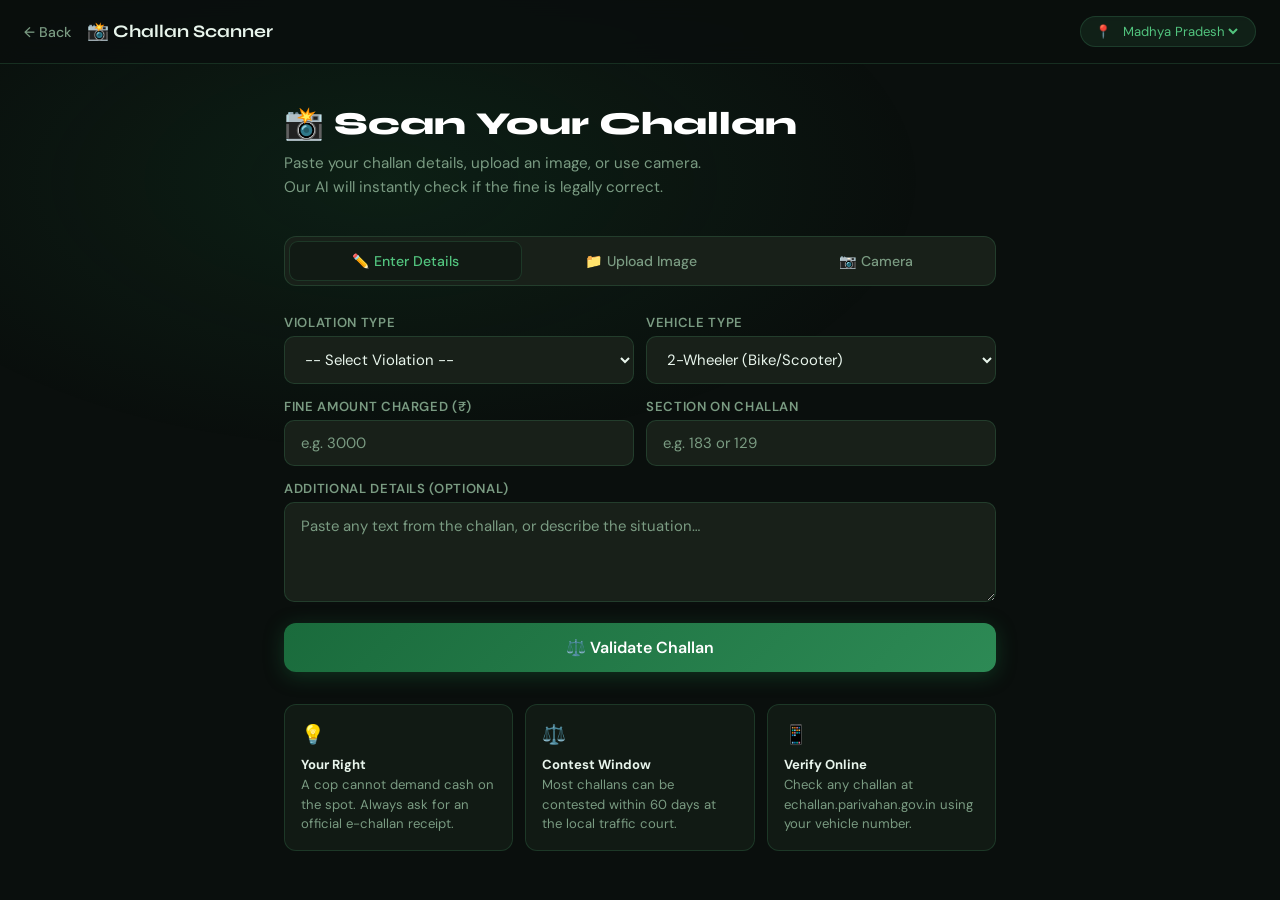
<file: frontend/pages/scanner.html>
<!DOCTYPE html>
<html lang="en">
<head>
  <meta charset="UTF-8"/>
  <meta name="viewport" content="width=device-width, initial-scale=1.0"/>
  <title>Challan Scanner — DriveLegal</title>
  <link href="https://fonts.googleapis.com/css2?family=Syne:wght@600;700;800&family=DM+Sans:ital,wght@0,300;0,400;0,500;1,300&display=swap" rel="stylesheet"/>
  <style>
    :root {
      --green:      #1a6b3c;
      --green-mid:  #2d8a55;
      --green-lite: #52c47e;
      --dark:       #0a0f0d;
      --dark3:      #182019;
      --card-bg:    #111a14;
      --border:     rgba(82,196,126,0.18);
      --text:       #e8f5ec;
      --muted:      #7a9b82;
      --red:        #e74c3c;
      --orange:     #e67e22;
    }

    *, *::before, *::after { box-sizing: border-box; margin: 0; padding: 0; }

    body {
      font-family: 'DM Sans', sans-serif;
      background: var(--dark); color: var(--text);
      min-height: 100vh;
    }

    body::before {
      content: '';
      position: fixed; inset: 0; z-index: 0;
      background: radial-gradient(ellipse 70% 50% at 30% 20%, rgba(26,107,60,0.18) 0%, transparent 60%);
      pointer-events: none;
    }

    * { position: relative; z-index: 1; }

    /* ── TOPBAR ── */
    .topbar {
      display: flex; align-items: center; gap: 16px;
      padding: 16px 24px;
      border-bottom: 1px solid var(--border);
      background: rgba(10,15,13,0.85);
      backdrop-filter: blur(12px);
      position: sticky; top: 0; z-index: 100;
    }

    .back-btn {
      color: var(--muted); text-decoration: none;
      font-size: 0.88rem; font-weight: 500;
      display: flex; align-items: center; gap: 5px;
      transition: color 0.2s;
    }
    .back-btn:hover { color: var(--green-lite); }

    .topbar-title {
      font-family: 'Syne', sans-serif;
      font-size: 1.1rem; font-weight: 700;
    }

    .state-pill {
      margin-left: auto;
      background: rgba(82,196,126,0.1);
      border: 1px solid var(--border);
      padding: 5px 14px; border-radius: 99px;
      display: flex; align-items: center; gap: 8px;
      font-size: 0.82rem; color: var(--green-lite);
    }

    .state-pill select {
      background: transparent; border: none;
      color: var(--green-lite); font-family: 'DM Sans', sans-serif;
      font-size: 0.82rem; outline: none; cursor: pointer;
    }

    /* ── MAIN ── */
    .main {
      max-width: 760px; margin: 0 auto;
      padding: 40px 24px;
    }

    .page-header { margin-bottom: 36px; }

    .page-header h1 {
      font-family: 'Syne', sans-serif;
      font-size: 2rem; font-weight: 800; color: white;
      margin-bottom: 8px;
    }

    .page-header p { color: var(--muted); font-size: 0.95rem; line-height: 1.6; }

    /* ── TABS ── */
    .tabs {
      display: flex; gap: 4px;
      background: var(--dark3);
      border: 1px solid var(--border);
      border-radius: 12px; padding: 4px;
      margin-bottom: 28px;
    }

    .tab {
      flex: 1; padding: 10px;
      border-radius: 9px; border: none;
      background: transparent; color: var(--muted);
      font-family: 'DM Sans', sans-serif;
      font-size: 0.88rem; font-weight: 500;
      cursor: pointer; transition: all 0.2s;
      display: flex; align-items: center;
      justify-content: center; gap: 6px;
    }

    .tab.active {
      background: var(--card-bg);
      color: var(--green-lite);
      border: 1px solid var(--border);
    }

    /* ── PANELS ── */
    .panel { display: none; }
    .panel.active { display: block; }

    /* ── CAMERA PANEL ── */
    .camera-zone {
      border: 2px dashed var(--border);
      border-radius: 16px; overflow: hidden;
      background: var(--card-bg);
      aspect-ratio: 4/3;
      display: flex; align-items: center; justify-content: center;
      flex-direction: column; gap: 16px;
      cursor: pointer; position: relative;
      transition: border-color 0.2s;
      margin-bottom: 16px;
    }

    .camera-zone:hover { border-color: var(--green-lite); }

    #videoEl {
      position: absolute; inset: 0;
      width: 100%; height: 100%;
      object-fit: cover; display: none;
    }

    #canvasEl {
      position: absolute; inset: 0;
      width: 100%; height: 100%; display: none;
    }

    .camera-placeholder {
      text-align: center; padding: 40px;
    }

    .camera-placeholder .cam-icon {
      font-size: 3rem; margin-bottom: 12px;
      display: block;
    }

    .camera-placeholder p {
      color: var(--muted); font-size: 0.9rem;
    }

    /* scan line animation */
    .scan-line {
      position: absolute; left: 0; right: 0;
      height: 2px;
      background: linear-gradient(90deg, transparent, var(--green-lite), transparent);
      animation: scanMove 2s linear infinite;
      display: none;
    }

    @keyframes scanMove {
      0%   { top: 10%; }
      100% { top: 90%; }
    }

    .camera-controls {
      display: flex; gap: 10px; margin-bottom: 20px;
    }

    /* ── UPLOAD PANEL ── */
    .upload-zone {
      border: 2px dashed var(--border);
      border-radius: 16px;
      background: var(--card-bg);
      padding: 48px 32px;
      text-align: center; cursor: pointer;
      transition: border-color 0.2s, background 0.2s;
      margin-bottom: 16px;
    }

    .upload-zone:hover,
    .upload-zone.dragover {
      border-color: var(--green-lite);
      background: rgba(82,196,126,0.05);
    }

    .upload-icon { font-size: 2.5rem; margin-bottom: 12px; display: block; }
    .upload-zone h3 {
      font-family: 'Syne', sans-serif; font-size: 1rem;
      font-weight: 700; color: white; margin-bottom: 6px;
    }
    .upload-zone p { color: var(--muted); font-size: 0.85rem; }

    #fileInput { display: none; }

    #imagePreview {
      width: 100%; border-radius: 12px;
      max-height: 280px; object-fit: contain;
      background: var(--dark3);
      display: none; margin-bottom: 16px;
    }

    /* ── TEXT PANEL ── */
    .text-panel-inner { display: flex; flex-direction: column; gap: 14px; }

    .field-label {
      font-size: 0.82rem; font-weight: 600;
      color: var(--muted); margin-bottom: 5px;
      text-transform: uppercase; letter-spacing: 0.05em;
    }

    .input-field, .select-field {
      width: 100%; padding: 12px 16px;
      background: var(--dark3);
      border: 1px solid var(--border);
      border-radius: 10px; color: var(--text);
      font-family: 'DM Sans', sans-serif;
      font-size: 0.93rem; outline: none;
      transition: border-color 0.2s;
    }

    .input-field:focus, .select-field:focus { border-color: var(--green-lite); }
    .input-field::placeholder { color: var(--muted); }

    textarea.input-field {
      resize: vertical; min-height: 100px;
      line-height: 1.6;
    }

    .field-row { display: grid; grid-template-columns: 1fr 1fr; gap: 12px; }

    /* ── BUTTONS ── */
    .btn-primary {
      width: 100%;
      background: linear-gradient(135deg, var(--green), var(--green-mid));
      color: white; padding: 14px;
      border: none; border-radius: 12px;
      font-family: 'DM Sans', sans-serif;
      font-size: 1rem; font-weight: 600;
      cursor: pointer; margin-top: 16px;
      transition: transform 0.2s, box-shadow 0.2s;
      box-shadow: 0 4px 20px rgba(26,107,60,0.4);
      display: flex; align-items: center;
      justify-content: center; gap: 8px;
    }

    .btn-primary:hover { transform: translateY(-2px); box-shadow: 0 8px 28px rgba(26,107,60,0.5); }
    .btn-primary:disabled { opacity: 0.5; cursor: not-allowed; transform: none; }

    .btn-outline {
      flex: 1; padding: 11px;
      background: transparent;
      border: 1px solid var(--border);
      color: var(--muted); border-radius: 10px;
      font-family: 'DM Sans', sans-serif;
      font-size: 0.88rem; cursor: pointer;
      transition: border-color 0.2s, color 0.2s;
      display: flex; align-items: center;
      justify-content: center; gap: 6px;
    }

    .btn-outline:hover { border-color: var(--green-lite); color: var(--green-lite); }

    /* ── LOADING ── */
    .loading-state {
      display: none; text-align: center;
      padding: 48px 24px;
    }

    .loading-ring {
      width: 56px; height: 56px; border-radius: 50%;
      border: 3px solid var(--border);
      border-top-color: var(--green-lite);
      animation: spin 0.9s linear infinite;
      margin: 0 auto 20px;
    }

    @keyframes spin { to { transform: rotate(360deg); } }

    .loading-state p {
      color: var(--muted); font-size: 0.9rem;
      line-height: 1.6;
    }

    /* ── RESULT CARD ── */
    #resultCard {
      display: none;
      margin-top: 28px;
      animation: fadeUp 0.4s ease;
    }

    @keyframes fadeUp {
      from { opacity: 0; transform: translateY(16px); }
      to   { opacity: 1; transform: translateY(0); }
    }

    .verdict-banner {
      border-radius: 16px 16px 0 0;
      padding: 24px 28px;
      display: flex; align-items: center; gap: 16px;
    }

    .verdict-banner.correct  { background: linear-gradient(135deg, rgba(26,107,60,0.3), rgba(18,28,20,0.9)); border: 1px solid rgba(82,196,126,0.3); }
    .verdict-banner.over     { background: linear-gradient(135deg, rgba(180,30,30,0.3), rgba(18,28,20,0.9)); border: 1px solid rgba(220,60,60,0.3); }
    .verdict-banner.unclear  { background: linear-gradient(135deg, rgba(180,120,0,0.3), rgba(18,28,20,0.9)); border: 1px solid rgba(230,160,0,0.3); }

    .verdict-icon { font-size: 2.2rem; }

    .verdict-title {
      font-family: 'Syne', sans-serif;
      font-size: 1.3rem; font-weight: 800; color: white;
      margin-bottom: 2px;
    }

    .verdict-sub { font-size: 0.88rem; }
    .verdict-banner.correct .verdict-sub  { color: var(--green-lite); }
    .verdict-banner.over    .verdict-sub  { color: #ff8888; }
    .verdict-banner.unclear .verdict-sub  { color: #ffc107; }

    .result-body {
      background: var(--card-bg);
      border: 1px solid var(--border);
      border-top: none;
      border-radius: 0 0 16px 16px;
      padding: 24px 28px;
    }

    .result-grid {
      display: grid; grid-template-columns: 1fr 1fr;
      gap: 16px; margin-bottom: 20px;
    }

    .result-item .r-label {
      font-size: 0.75rem; color: var(--muted);
      text-transform: uppercase; letter-spacing: 0.06em;
      margin-bottom: 4px;
    }

    .result-item .r-value {
      font-family: 'Syne', sans-serif;
      font-size: 1rem; font-weight: 700; color: white;
    }

    .r-value.overcharged { color: #ff6b6b; }
    .r-value.legal       { color: var(--green-lite); }

    .overcharge-callout {
      background: rgba(220,60,60,0.1);
      border: 1px solid rgba(220,60,60,0.25);
      border-radius: 10px; padding: 14px 18px;
      margin-bottom: 16px; font-size: 0.88rem;
      color: #ff9999; line-height: 1.5;
    }

    .advice-box {
      background: rgba(82,196,126,0.07);
      border: 1px solid var(--border);
      border-radius: 10px; padding: 16px 18px;
      font-size: 0.9rem; color: var(--text);
      line-height: 1.6;
    }

    .advice-box strong {
      color: var(--green-lite);
      display: block; margin-bottom: 6px;
    }

    .result-actions {
      display: flex; gap: 10px; margin-top: 20px;
    }

    /* ── TIPS ── */
    .tips-row {
      display: grid; grid-template-columns: repeat(3,1fr);
      gap: 12px; margin-top: 32px;
    }

    .tip-card {
      background: var(--card-bg);
      border: 1px solid var(--border);
      border-radius: 12px; padding: 16px;
      font-size: 0.82rem; color: var(--muted);
      line-height: 1.5;
    }

    .tip-card .tip-icon { font-size: 1.2rem; margin-bottom: 6px; display: block; }

    @media (max-width: 600px) {
      .field-row { grid-template-columns: 1fr; }
      .result-grid { grid-template-columns: 1fr; }
      .tips-row { grid-template-columns: 1fr; }
      .camera-controls { flex-wrap: wrap; }
    }
  </style>
</head>
<body>

<!-- TOPBAR -->
<div class="topbar">
  <a href="/" class="back-btn">← Back</a>
  <div class="topbar-title">📸 Challan Scanner</div>
  <div class="state-pill">
    📍
    <select id="stateSelector" onchange="saveState()">
      <option value="MP">Madhya Pradesh</option>
      <option value="MH">Maharashtra</option>
      <option value="DL">Delhi</option>
      <option value="KA">Karnataka</option>
      <option value="TN">Tamil Nadu</option>
      <option value="UP">Uttar Pradesh</option>
      <option value="GJ">Gujarat</option>
      <option value="RJ">Rajasthan</option>
    </select>
  </div>
</div>

<div class="main">

  <div class="page-header">
    <h1>📸 Scan Your Challan</h1>
    <p>Paste your challan details, upload an image, or use camera.<br/>
       Our AI will instantly check if the fine is legally correct.</p>
  </div>

  <!-- TABS -->
  <div class="tabs">
    <button class="tab active" onclick="switchTab('text', this)">✏️ Enter Details</button>
    <button class="tab" onclick="switchTab('upload', this)">📁 Upload Image</button>
    <button class="tab" onclick="switchTab('camera', this)">📷 Camera</button>
  </div>

  <!-- TEXT PANEL -->
  <div class="panel active" id="panel-text">
    <div class="text-panel-inner">

      <div class="field-row">
        <div>
          <div class="field-label">Violation Type</div>
          <select class="select-field" id="violationType">
            <option value="">-- Select Violation --</option>
            <option>No Helmet</option>
            <option>No Seatbelt</option>
            <option>Overspeeding</option>
            <option>Drunk Driving</option>
            <option>Mobile Phone While Driving</option>
            <option>No Insurance</option>
            <option>No Driving Licence</option>
            <option>No RC Registration Certificate</option>
            <option>Triple Riding</option>
            <option>No PUC Certificate</option>
            <option>Red Light Jump</option>
            <option>Wrong Side Driving</option>
            <option>Dangerous Driving</option>
            <option>Other</option>
          </select>
        </div>
        <div>
          <div class="field-label">Vehicle Type</div>
          <select class="select-field" id="vehicleType">
            <option value="2wheeler">2-Wheeler (Bike/Scooter)</option>
            <option value="car">Car / SUV</option>
            <option value="truck">Truck / Bus</option>
            <option value="auto">Auto Rickshaw</option>
          </select>
        </div>
      </div>

      <div class="field-row">
        <div>
          <div class="field-label">Fine Amount Charged (₹)</div>
          <input type="number" class="input-field" id="chargedAmount"
                 placeholder="e.g. 3000"/>
        </div>
        <div>
          <div class="field-label">Section on Challan</div>
          <input type="text" class="input-field" id="sectionNum"
                 placeholder="e.g. 183 or 129"/>
        </div>
      </div>

      <div>
        <div class="field-label">Additional Details (optional)</div>
        <textarea class="input-field" id="additionalDetails"
                  placeholder="Paste any text from the challan, or describe the situation…"></textarea>
      </div>

    </div>

    <button class="btn-primary" id="validateBtn" onclick="validateChallan()">
      ⚖️ Validate Challan
    </button>
  </div>

  <!-- UPLOAD PANEL -->
  <div class="panel" id="panel-upload">
    <div class="upload-zone" id="uploadZone"
         onclick="document.getElementById('fileInput').click()"
         ondragover="handleDrag(event, true)"
         ondragleave="handleDrag(event, false)"
         ondrop="handleDrop(event)">
      <span class="upload-icon">📄</span>
      <h3>Upload Challan Image or PDF</h3>
      <p>Click to browse or drag & drop<br/>
         JPG, PNG, PDF supported</p>
    </div>
    <input type="file" id="fileInput"
           accept="image/*,.pdf"
           onchange="handleFileSelect(event)"/>
    <img id="imagePreview" alt="Challan preview"/>
    <div id="extractedText" style="display:none; margin-top:12px;">
      <div class="field-label">Extracted Text</div>
      <textarea class="input-field" id="extractedTextArea"
                style="min-height:80px;" readonly></textarea>
    </div>
    <button class="btn-primary" id="uploadValidateBtn"
            onclick="validateFromImage()" style="display:none;">
      ⚖️ Validate This Challan
    </button>
  </div>

  <!-- CAMERA PANEL -->
  <div class="panel" id="panel-camera">
    <div class="camera-zone" id="cameraZone">
      <div class="camera-placeholder" id="cameraPlaceholder">
        <span class="cam-icon">📷</span>
        <p>Click "Start Camera" below to scan your challan</p>
      </div>
      <video id="videoEl" autoplay playsinline></video>
      <canvas id="canvasEl"></canvas>
      <div class="scan-line" id="scanLine"></div>
    </div>
    <div class="camera-controls">
      <button class="btn-outline" id="startCamBtn" onclick="startCamera()">
        📷 Start Camera
      </button>
      <button class="btn-outline" id="captureBtn"
              onclick="capturePhoto()" style="display:none;">
        🔴 Capture Challan
      </button>
      <button class="btn-outline" id="stopCamBtn"
              onclick="stopCamera()" style="display:none;">
        ✕ Stop Camera
      </button>
      <button class="btn-outline" id="retakeBtn"
              onclick="retakePhoto()" style="display:none;">
        🔄 Retake
      </button>
    </div>
    <button class="btn-primary" id="cameraValidateBtn"
            onclick="validateFromCamera()" style="display:none;">
      ⚖️ Validate Captured Challan
    </button>
  </div>

  <!-- LOADING STATE -->
  <div class="loading-state" id="loadingState">
    <div class="loading-ring"></div>
    <p id="loadingText">Analysing your challan…<br/>
       Checking against official fine database</p>
  </div>

  <!-- RESULT CARD -->
  <div id="resultCard"></div>

  <!-- TIPS -->
  <div class="tips-row">
    <div class="tip-card">
      <span class="tip-icon">💡</span>
      <strong style="color:var(--text);">Your Right</strong><br/>
      A cop cannot demand cash on the spot. Always ask for an official e-challan receipt.
    </div>
    <div class="tip-card">
      <span class="tip-icon">⚖️</span>
      <strong style="color:var(--text);">Contest Window</strong><br/>
      Most challans can be contested within 60 days at the local traffic court.
    </div>
    <div class="tip-card">
      <span class="tip-icon">📱</span>
      <strong style="color:var(--text);">Verify Online</strong><br/>
      Check any challan at echallan.parivahan.gov.in using your vehicle number.
    </div>
  </div>

</div>

<script>
    const API_BASE = '';

  // Load state
  const saved = localStorage.getItem('dl_state');
  if (saved) document.getElementById('stateSelector').value = saved;

  function saveState() {
    localStorage.setItem('dl_state', document.getElementById('stateSelector').value);
  }

  function getState() { return document.getElementById('stateSelector').value; }

  // ── TABS ──
  function switchTab(tab, btn) {
    document.querySelectorAll('.panel').forEach(p => p.classList.remove('active'));
    document.querySelectorAll('.tab').forEach(b => b.classList.remove('active'));
    document.getElementById(`panel-${tab}`).classList.add('active');
    btn.classList.add('active');
    document.getElementById('resultCard').style.display = 'none';
    document.getElementById('loadingState').style.display = 'none';
  }

  // ── SHOW LOADING ──
  function showLoading(msg = 'Analysing your challan…') {
    document.getElementById('loadingText').innerHTML = msg;
    document.getElementById('loadingState').style.display = 'block';
    document.getElementById('resultCard').style.display = 'none';
    window.scrollBy({ top: 200, behavior: 'smooth' });
  }

  function hideLoading() {
    document.getElementById('loadingState').style.display = 'none';
  }

  // ── VALIDATE FROM TEXT FORM ──
  async function validateChallan() {
    const violation = document.getElementById('violationType').value;
    const vehicle   = document.getElementById('vehicleType').value;
    const charged   = document.getElementById('chargedAmount').value;
    const section   = document.getElementById('sectionNum').value;
    const extra     = document.getElementById('additionalDetails').value;

    if (!violation) { alert('Please select a violation type.'); return; }
    if (!charged)   { alert('Please enter the fine amount charged.'); return; }

    const text = `
Violation: ${violation}
Vehicle: ${vehicle}
Amount Charged: ₹${charged}
Section: ${section || 'Not mentioned'}
Details: ${extra || 'None'}
    `.trim();

    showLoading('Checking fine against official database…<br/>This takes 2-3 seconds.');

    try {
      const res = await fetch(`${API_BASE}/validate-challan`, {
        method: 'POST',
        headers: { 'Content-Type': 'application/json' },
        body: JSON.stringify({ text, state: getState(), vehicle })
      });
      const data = await res.json();
      hideLoading();
      showResult(data, parseInt(charged));
    } catch (err) {
      hideLoading();
      showError();
    }
  }

  // ── FILE UPLOAD ──
  function handleDrag(e, over) {
    e.preventDefault();
    document.getElementById('uploadZone').classList.toggle('dragover', over);
  }

  function handleDrop(e) {
    e.preventDefault();
    handleDrag(e, false);
    const file = e.dataTransfer.files[0];
    if (file) processFile(file);
  }

  function handleFileSelect(e) {
    const file = e.target.files[0];
    if (file) processFile(file);
  }

  function processFile(file) {
    if (file.type.startsWith('image/')) {
      const reader = new FileReader();
      reader.onload = (e) => {
        const img = document.getElementById('imagePreview');
        img.src = e.target.result;
        img.style.display = 'block';
        document.getElementById('uploadValidateBtn').style.display = 'flex';
        document.getElementById('extractedText').style.display = 'none';
        // Simulate OCR extraction
        document.getElementById('extractedTextArea').value =
          'Image loaded. AI will analyse and extract challan details automatically.';
      };
      reader.readAsDataURL(file);
    } else {
      document.getElementById('extractedTextArea').value =
        'PDF loaded. AI will analyse the contents.';
      document.getElementById('extractedText').style.display = 'block';
      document.getElementById('uploadValidateBtn').style.display = 'flex';
    }
  }

  async function validateFromImage() {
    const img = document.getElementById('imagePreview');
    if (!img.src || img.style.display === 'none') {
      alert('Please upload an image first.'); return;
    }

    showLoading('Reading challan image…<br/>Extracting fine details with AI');

    // Send base64 image data to backend for AI analysis
    try {
      const res = await fetch(`${API_BASE}/validate-challan`, {
        method: 'POST',
        headers: { 'Content-Type': 'application/json' },
        body: JSON.stringify({
          text: 'Analyse this uploaded challan image and extract violation, amount, and section.',
          state: getState(),
          vehicle: 'car',
          image_provided: true
        })
      });
      const data = await res.json();
      hideLoading();
      showResult(data, 0);
    } catch (err) {
      hideLoading();
      showError();
    }
  }

  // ── CAMERA ──
  let cameraStream = null;
  let capturedDataUrl = null;

  async function startCamera() {
    try {
      cameraStream = await navigator.mediaDevices.getUserMedia({
        video: { facingMode: 'environment', width: { ideal: 1280 }, height: { ideal: 720 } }
      });
      const video = document.getElementById('videoEl');
      video.srcObject = cameraStream;
      video.style.display = 'block';
      document.getElementById('cameraPlaceholder').style.display = 'none';
      document.getElementById('scanLine').style.display = 'block';
      document.getElementById('startCamBtn').style.display = 'none';
      document.getElementById('captureBtn').style.display = 'flex';
      document.getElementById('stopCamBtn').style.display = 'flex';
    } catch (err) {
      alert('Camera access denied. Please allow camera permission or use the Upload tab.');
    }
  }

  function capturePhoto() {
    const video  = document.getElementById('videoEl');
    const canvas = document.getElementById('canvasEl');
    canvas.width  = video.videoWidth;
    canvas.height = video.videoHeight;
    canvas.getContext('2d').drawImage(video, 0, 0);
    capturedDataUrl = canvas.toDataURL('image/jpeg', 0.92);

    // Stop video, show captured image
    stopCamera();
    canvas.style.display = 'block';
    document.getElementById('cameraValidateBtn').style.display = 'flex';
    document.getElementById('retakeBtn').style.display = 'flex';
    document.getElementById('startCamBtn').style.display = 'none';
  }

  function stopCamera() {
    if (cameraStream) {
      cameraStream.getTracks().forEach(t => t.stop());
      cameraStream = null;
    }
    document.getElementById('videoEl').style.display = 'none';
    document.getElementById('scanLine').style.display = 'none';
    document.getElementById('captureBtn').style.display = 'none';
    document.getElementById('stopCamBtn').style.display = 'none';
  }

  function retakePhoto() {
    document.getElementById('canvasEl').style.display = 'none';
    document.getElementById('cameraValidateBtn').style.display = 'none';
    document.getElementById('retakeBtn').style.display = 'none';
    document.getElementById('cameraPlaceholder').style.display = 'block';
    document.getElementById('startCamBtn').style.display = 'flex';
    capturedDataUrl = null;
  }

  async function validateFromCamera() {
    if (!capturedDataUrl) { alert('Please capture a photo first.'); return; }

    showLoading('Scanning challan image…<br/>Extracting details with AI');

    try {
      const res = await fetch(`${API_BASE}/validate-challan`, {
        method: 'POST',
        headers: { 'Content-Type': 'application/json' },
        body: JSON.stringify({
          text: 'Analyse this captured challan image and validate the fine amount.',
          state: getState(),
          vehicle: 'car',
          image_data: capturedDataUrl
        })
      });
      const data = await res.json();
      hideLoading();
      showResult(data, 0);
    } catch (err) {
      hideLoading();
      showError();
    }
  }

  // ── SHOW RESULT ──
  function showResult(data, userChargedAmount) {
    const charged = userChargedAmount || data.charged_amount || 0;
    const legal   = data.legal_amount || 0;
    const isOver  = data.is_overcharged || (charged > legal && legal > 0);
    const verdict = data.verdict || (isOver ? 'OVERCHARGED' : 'CORRECT');

    let bannerClass = 'correct', icon = '✅', title = 'Fine is Correct', sub = 'The charged amount matches the legal fine.';

    if (verdict.includes('OVER') || isOver) {
      bannerClass = 'over'; icon = '🚨';
      title = 'You Were OVERCHARGED!';
      sub = `You were charged ₹${charged.toLocaleString('en-IN')} but legal fine is ₹${legal.toLocaleString('en-IN')}`;
    } else if (verdict.includes('UNCLEAR') || verdict.includes('NOT FOUND')) {
      bannerClass = 'unclear'; icon = '⚠️';
      title = 'Could Not Verify';
      sub = 'Please verify manually at echallan.parivahan.gov.in';
    }

    const overchargeHTML = isOver ? `
      <div class="overcharge-callout">
        🚨 You were overcharged by <strong>₹${(charged - legal).toLocaleString('en-IN')}</strong>.
        You have the right to contest this challan within ${data.contest_window_days || 60} days.
      </div>` : '';

    const html = `
      <div class="verdict-banner ${bannerClass}">
        <div class="verdict-icon">${icon}</div>
        <div>
          <div class="verdict-title">${title}</div>
          <div class="verdict-sub">${sub}</div>
        </div>
      </div>
      <div class="result-body">
        <div class="result-grid">
          <div class="result-item">
            <div class="r-label">Violation Found</div>
            <div class="r-value">${data.violation_found || '—'}</div>
          </div>
          <div class="result-item">
            <div class="r-label">MV Act Section</div>
            <div class="r-value">${data.section || '—'}</div>
          </div>
          <div class="result-item">
            <div class="r-label">Amount Charged</div>
            <div class="r-value ${isOver ? 'overcharged' : ''}">
              ₹${charged > 0 ? charged.toLocaleString('en-IN') : '—'}
            </div>
          </div>
          <div class="result-item">
            <div class="r-label">Legal Fine Amount</div>
            <div class="r-value legal">
              ₹${legal > 0 ? legal.toLocaleString('en-IN') : '—'}
            </div>
          </div>
          <div class="result-item">
            <div class="r-label">Can Contest?</div>
            <div class="r-value">${data.can_contest ? '✅ Yes' : '❌ No'}</div>
          </div>
          <div class="result-item">
            <div class="r-label">State</div>
            <div class="r-value">${getState()}</div>
          </div>
        </div>
        ${overchargeHTML}
        <div class="advice-box">
          <strong>💬 What to do:</strong>
          ${data.advice || 'Verify this challan at echallan.parivahan.gov.in using your vehicle number.'}
        </div>
        ${data.contest_procedure ? `
        <div class="advice-box" style="margin-top:12px;">
          <strong>⚖️ How to Contest:</strong>
          ${data.contest_procedure}
        </div>` : ''}
        <div class="result-actions">
          <button class="btn-outline" onclick="shareResult()">📤 Share</button>
          <button class="btn-outline" onclick="window.open('https://echallan.parivahan.gov.in','_blank')">🔗 Verify Online</button>
          <button class="btn-outline" onclick="location.reload()">🔄 New Scan</button>
        </div>
      </div>`;

    const card = document.getElementById('resultCard');
    card.innerHTML = html;
    card.style.display = 'block';
    card.scrollIntoView({ behavior: 'smooth', block: 'start' });
  }

  function showError() {
    const card = document.getElementById('resultCard');
    card.innerHTML = `
      <div class="verdict-banner unclear">
        <div class="verdict-icon">⚠️</div>
        <div>
          <div class="verdict-title">Server Not Reachable</div>
          <div class="verdict-sub">Make sure backend is running: python app.py</div>
        </div>
      </div>`;
    card.style.display = 'block';
  }

  function shareResult() {
    if (navigator.share) {
      navigator.share({
        title: 'DriveLegal Challan Check',
        text: 'I checked my challan with DriveLegal AI — your free road legal co-pilot.',
        url: window.location.href
      });
    } else {
      navigator.clipboard.writeText(window.location.href);
      alert('Link copied to clipboard!');
    }
  }
</script>
</body>
</html>
</file>
